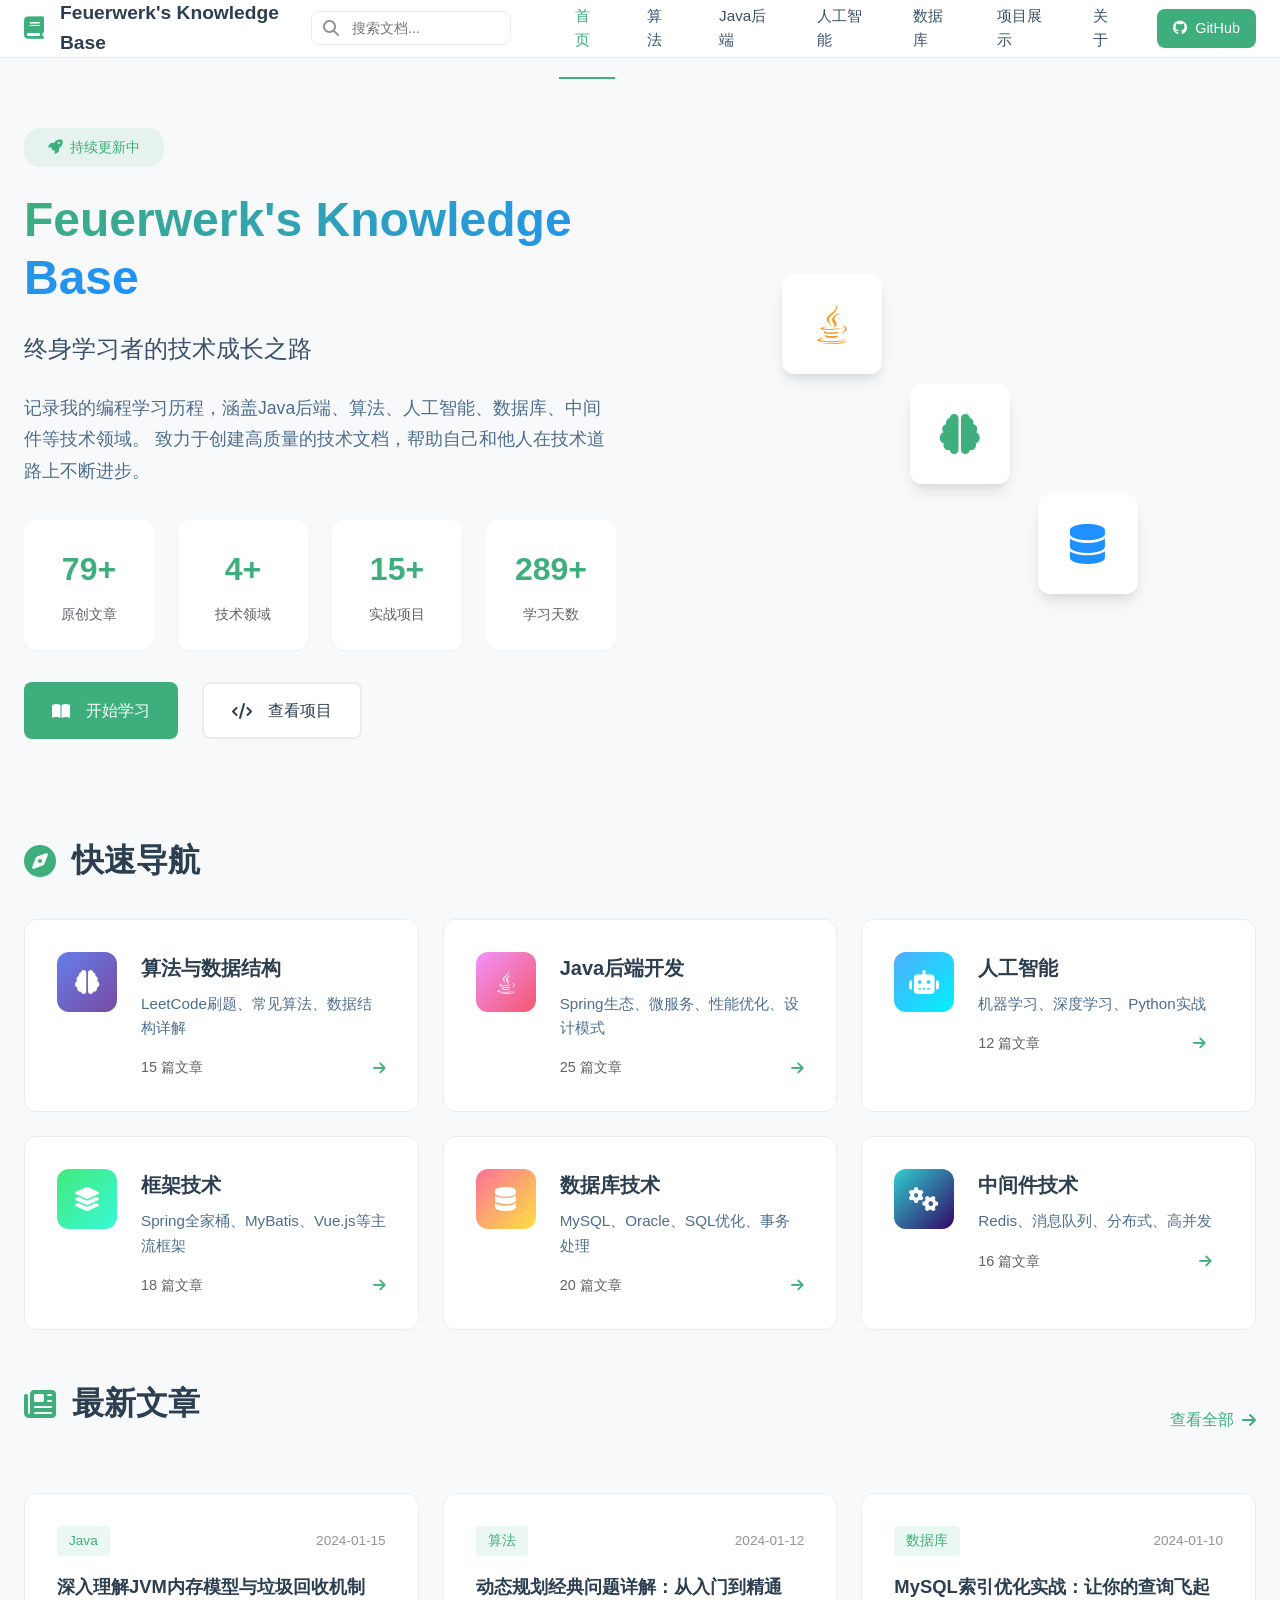
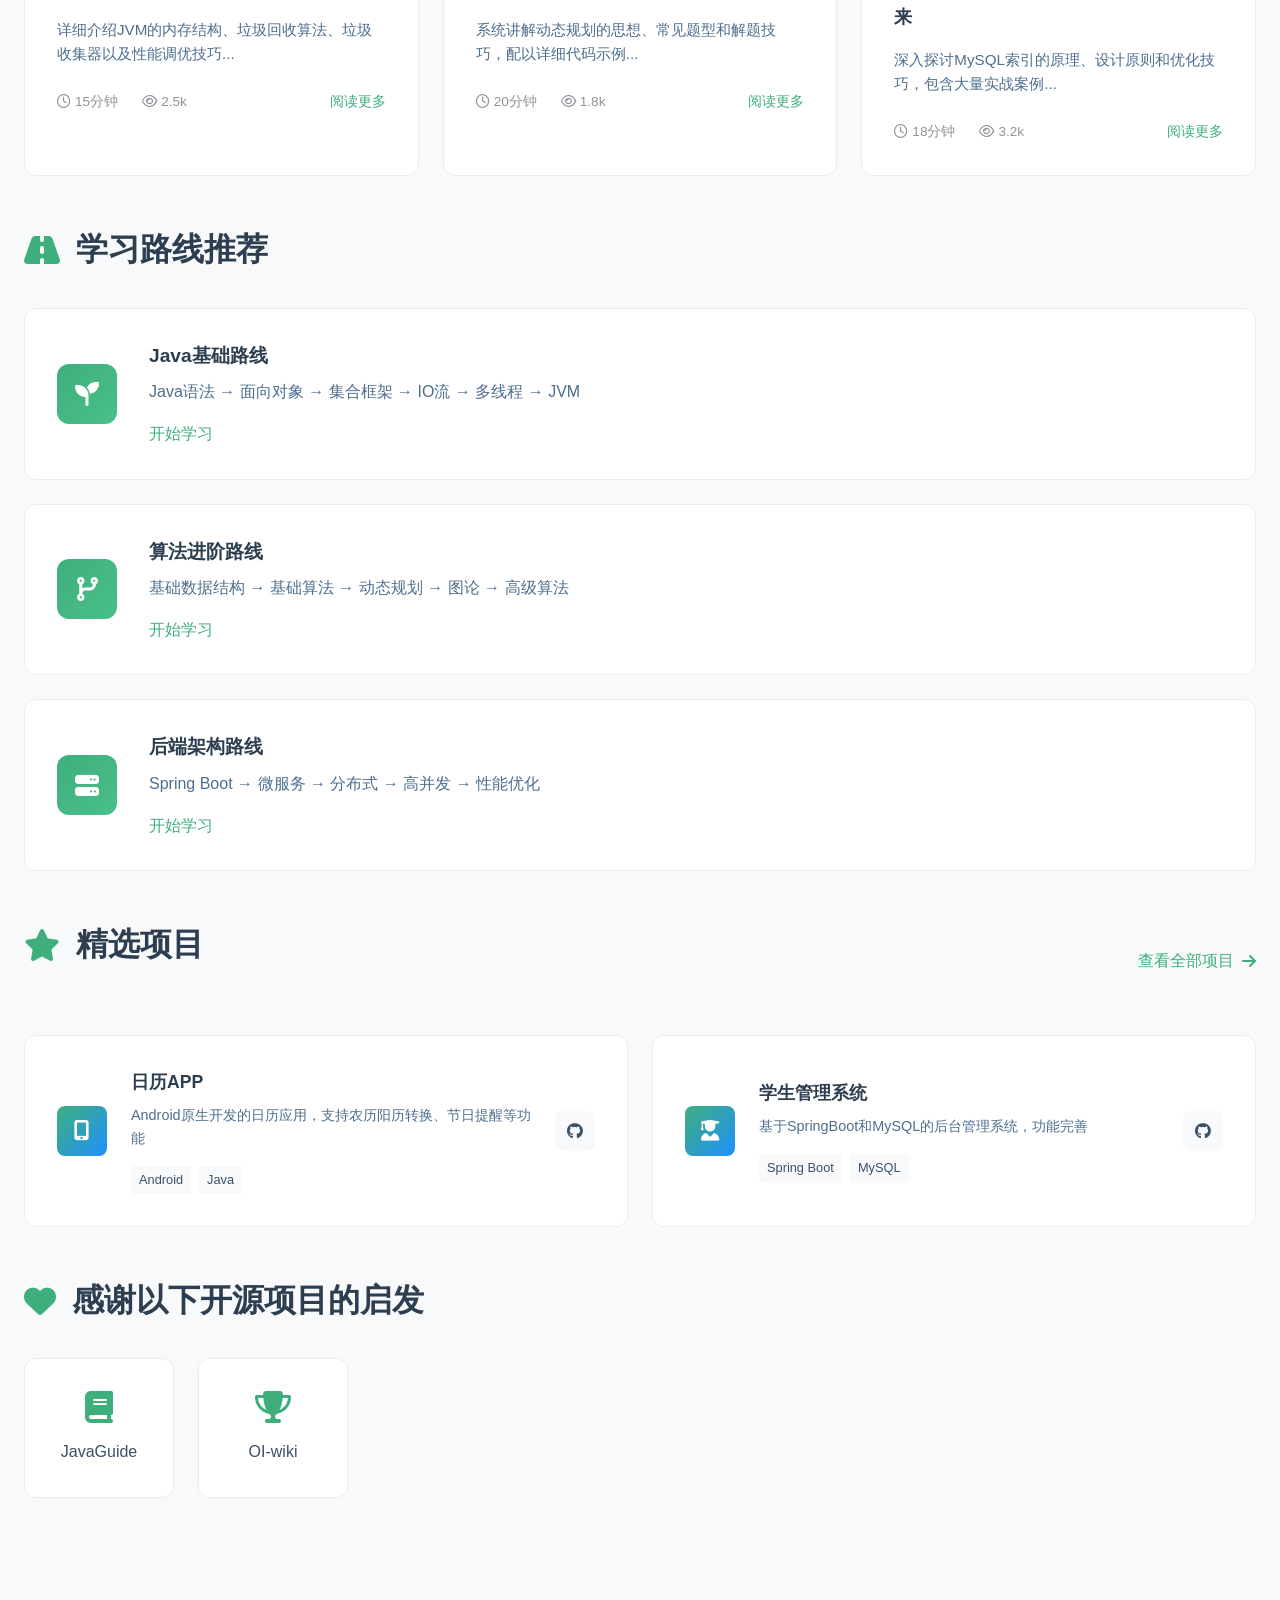
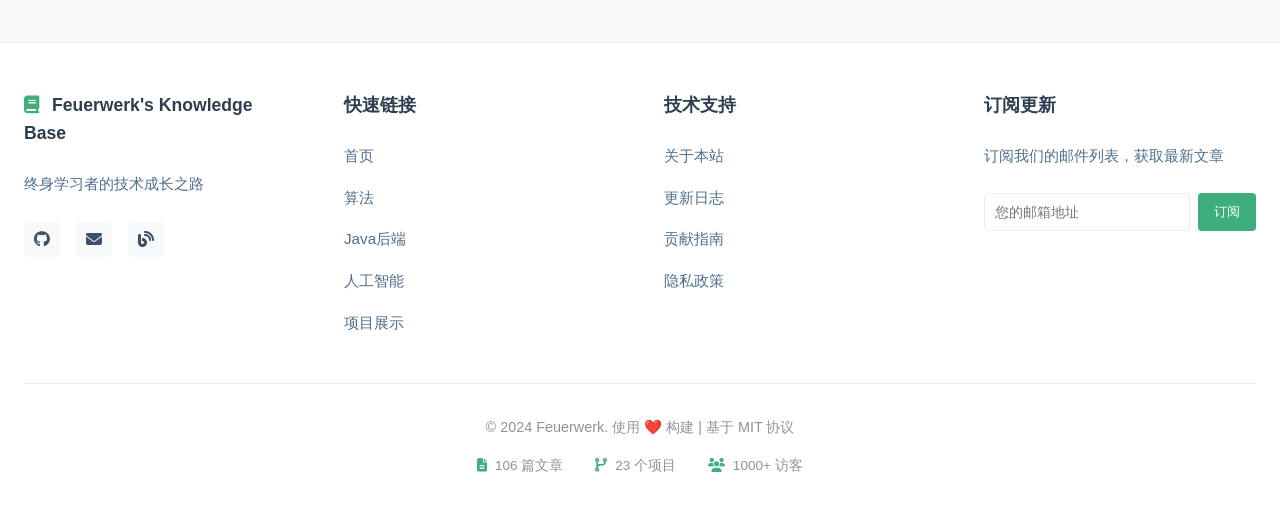
<file: index.html>
<!DOCTYPE html>
<html lang="zh-CN">
<head>
    <meta charset="UTF-8">
    <meta name="viewport" content="width=device-width, initial-scale=1.0">
    <meta name="description" content="Feuerwerk的个人学习知识库 - 包含Java、算法、人工智能、数据库等技术学习笔记">
    <meta name="keywords" content="Java,算法,人工智能,数据库,学习笔记,技术文档">
    <title>Feuerwerk's Knowledge Base - 终身学习者的技术成长之路</title>
    <link rel="stylesheet" href="https://cdnjs.cloudflare.com/ajax/libs/font-awesome/6.4.0/css/all.min.css">
    <link rel="stylesheet" href="css/docs-style.css">
</head>
<body>
    <!-- 顶部导航栏 -->
    <nav class="navbar">
        <div class="nav-container">
            <div class="nav-brand">
                <a href="index.html" class="logo">
                    <i class="fas fa-book"></i>
                    <span>Feuerwerk's Knowledge Base</span>
                </a>
            </div>
            <div class="nav-menu">
                <div class="nav-search">
                    <input type="text" placeholder="搜索文档..." class="search-input">
                    <i class="fas fa-search"></i>
                </div>
                <div class="nav-links">
                    <a href="index.html" class="nav-link active">首页</a>
                    <a href="pages/algorithm.html" class="nav-link">算法</a>
                    <a href="pages/java-backend.html" class="nav-link">Java后端</a>
                    <a href="pages/ai.html" class="nav-link">人工智能</a>
                    <a href="pages/database.html" class="nav-link">数据库</a>
                    <a href="pages/projects.html" class="nav-link">项目展示</a>
                    <a href="pages/about.html" class="nav-link">关于</a>
                </div>
                <div class="nav-actions">
                    <a href="https://github.com/FeuerwerkLy" target="_blank" class="github-link">
                        <i class="fab fa-github"></i>
                        <span>GitHub</span>
                    </a>
                </div>
                <button class="mobile-menu-toggle">
                    <i class="fas fa-bars"></i>
                </button>
            </div>
        </div>
    </nav>

    <!-- 主要内容区域 -->
    <div class="main-container">
        <!-- 首页Hero区域 -->
        <section class="hero-section">
            <div class="hero-content">
                <div class="hero-badge">
                    <i class="fas fa-rocket"></i>
                    持续更新中
                </div>
                <h1 class="hero-title">
                    <span class="gradient-text">Feuerwerk's Knowledge Base</span>
                </h1>
                <p class="hero-subtitle">终身学习者的技术成长之路</p>
                <p class="hero-description">
                    记录我的编程学习历程，涵盖Java后端、算法、人工智能、数据库、中间件等技术领域。
                    致力于创建高质量的技术文档，帮助自己和他人在技术道路上不断进步。
                </p>
                <div class="hero-stats">
                    <div class="stat-item">
                        <div class="stat-number">100+</div>
                        <div class="stat-label">原创文章</div>
                    </div>
                    <div class="stat-item">
                        <div class="stat-number">6</div>
                        <div class="stat-label">技术领域</div>
                    </div>
                    <div class="stat-item">
                        <div class="stat-number">20+</div>
                        <div class="stat-label">实战项目</div>
                    </div>
                    <div class="stat-item">
                        <div class="stat-number">365</div>
                        <div class="stat-label">学习天数</div>
                    </div>
                </div>
                <div class="hero-actions">
                    <a href="pages/java-backend.html" class="btn btn-primary">
                        <i class="fas fa-book-open"></i>
                        开始学习
                    </a>
                    <a href="pages/projects.html" class="btn btn-secondary">
                        <i class="fas fa-code"></i>
                        查看项目
                    </a>
                </div>
            </div>
            <div class="hero-illustration">
                <div class="floating-card">
                    <i class="fab fa-java"></i>
                </div>
                <div class="floating-card">
                    <i class="fas fa-brain"></i>
                </div>
                <div class="floating-card">
                    <i class="fas fa-database"></i>
                </div>
            </div>
        </section>

        <!-- 快速导航 -->
        <section class="quick-nav">
            <h2 class="section-title">
                <i class="fas fa-compass"></i>
                快速导航
            </h2>
            <div class="nav-grid">
                <a href="pages/algorithm.html" class="nav-card">
                    <div class="card-icon algorithm">
                        <i class="fas fa-brain"></i>
                    </div>
                    <div class="card-content">
                        <h3>算法与数据结构</h3>
                        <p>LeetCode刷题、常见算法、数据结构详解</p>
                        <div class="card-footer">
                            <span>15 篇文章</span>
                            <i class="fas fa-arrow-right"></i>
                        </div>
                    </div>
                </a>

                <a href="pages/java-backend.html" class="nav-card">
                    <div class="card-icon java">
                        <i class="fab fa-java"></i>
                    </div>
                    <div class="card-content">
                        <h3>Java后端开发</h3>
                        <p>Spring生态、微服务、性能优化、设计模式</p>
                        <div class="card-footer">
                            <span>25 篇文章</span>
                            <i class="fas fa-arrow-right"></i>
                        </div>
                    </div>
                </a>

                <a href="pages/ai.html" class="nav-card">
                    <div class="card-icon ai">
                        <i class="fas fa-robot"></i>
                    </div>
                    <div class="card-content">
                        <h3>人工智能</h3>
                        <p>机器学习、深度学习、Python实战</p>
                        <div class="card-footer">
                            <span>12 篇文章</span>
                            <i class="fas fa-arrow-right"></i>
                        </div>
                    </div>
                </a>

                <a href="pages/framework.html" class="nav-card">
                    <div class="card-icon framework">
                        <i class="fas fa-layer-group"></i>
                    </div>
                    <div class="card-content">
                        <h3>框架技术</h3>
                        <p>Spring全家桶、MyBatis、Vue.js等主流框架</p>
                        <div class="card-footer">
                            <span>18 篇文章</span>
                            <i class="fas fa-arrow-right"></i>
                        </div>
                    </div>
                </a>

                <a href="pages/database.html" class="nav-card">
                    <div class="card-icon database">
                        <i class="fas fa-database"></i>
                    </div>
                    <div class="card-content">
                        <h3>数据库技术</h3>
                        <p>MySQL、Oracle、SQL优化、事务处理</p>
                        <div class="card-footer">
                            <span>20 篇文章</span>
                            <i class="fas fa-arrow-right"></i>
                        </div>
                    </div>
                </a>

                <a href="pages/middleware.html" class="nav-card">
                    <div class="card-icon middleware">
                        <i class="fas fa-cogs"></i>
                    </div>
                    <div class="card-content">
                        <h3>中间件技术</h3>
                        <p>Redis、消息队列、分布式、高并发</p>
                        <div class="card-footer">
                            <span>16 篇文章</span>
                            <i class="fas fa-arrow-right"></i>
                        </div>
                    </div>
                </a>
            </div>
        </section>

        <!-- 最新文章 -->
        <section class="latest-posts">
            <div class="section-header">
                <h2 class="section-title">
                    <i class="fas fa-newspaper"></i>
                    最新文章
                </h2>
                <a href="#" class="view-all">
                    查看全部
                    <i class="fas fa-arrow-right"></i>
                </a>
            </div>
            <div class="posts-grid">
                <article class="post-card">
                    <div class="post-header">
                        <span class="post-tag">Java</span>
                        <span class="post-date">2024-01-15</span>
                    </div>
                    <h3 class="post-title">
                        <a href="#">深入理解JVM内存模型与垃圾回收机制</a>
                    </h3>
                    <p class="post-excerpt">
                        详细介绍JVM的内存结构、垃圾回收算法、垃圾收集器以及性能调优技巧...
                    </p>
                    <div class="post-footer">
                        <div class="post-meta">
                            <span><i class="far fa-clock"></i> 15分钟</span>
                            <span><i class="far fa-eye"></i> 2.5k</span>
                        </div>
                        <a href="#" class="read-more">阅读更多</a>
                    </div>
                </article>

                <article class="post-card">
                    <div class="post-header">
                        <span class="post-tag">算法</span>
                        <span class="post-date">2024-01-12</span>
                    </div>
                    <h3 class="post-title">
                        <a href="#">动态规划经典问题详解：从入门到精通</a>
                    </h3>
                    <p class="post-excerpt">
                        系统讲解动态规划的思想、常见题型和解题技巧，配以详细代码示例...
                    </p>
                    <div class="post-footer">
                        <div class="post-meta">
                            <span><i class="far fa-clock"></i> 20分钟</span>
                            <span><i class="far fa-eye"></i> 1.8k</span>
                        </div>
                        <a href="#" class="read-more">阅读更多</a>
                    </div>
                </article>

                <article class="post-card">
                    <div class="post-header">
                        <span class="post-tag">数据库</span>
                        <span class="post-date">2024-01-10</span>
                    </div>
                    <h3 class="post-title">
                        <a href="#">MySQL索引优化实战：让你的查询飞起来</a>
                    </h3>
                    <p class="post-excerpt">
                        深入探讨MySQL索引的原理、设计原则和优化技巧，包含大量实战案例...
                    </p>
                    <div class="post-footer">
                        <div class="post-meta">
                            <span><i class="far fa-clock"></i> 18分钟</span>
                            <span><i class="far fa-eye"></i> 3.2k</span>
                        </div>
                        <a href="#" class="read-more">阅读更多</a>
                    </div>
                </article>
            </div>
        </section>

        <!-- 学习路线 -->
        <section class="learning-path">
            <h2 class="section-title">
                <i class="fas fa-road"></i>
                学习路线推荐
            </h2>
            <div class="path-container">
                <div class="path-item">
                    <div class="path-icon">
                        <i class="fas fa-seedling"></i>
                    </div>
                    <div class="path-content">
                        <h3>Java基础路线</h3>
                        <p>Java语法 → 面向对象 → 集合框架 → IO流 → 多线程 → JVM</p>
                        <a href="pages/java-backend.html" class="path-link">开始学习</a>
                    </div>
                </div>

                <div class="path-item">
                    <div class="path-icon">
                        <i class="fas fa-code-branch"></i>
                    </div>
                    <div class="path-content">
                        <h3>算法进阶路线</h3>
                        <p>基础数据结构 → 基础算法 → 动态规划 → 图论 → 高级算法</p>
                        <a href="pages/algorithm.html" class="path-link">开始学习</a>
                    </div>
                </div>

                <div class="path-item">
                    <div class="path-icon">
                        <i class="fas fa-server"></i>
                    </div>
                    <div class="path-content">
                        <h3>后端架构路线</h3>
                        <p>Spring Boot → 微服务 → 分布式 → 高并发 → 性能优化</p>
                        <a href="pages/java-backend.html" class="path-link">开始学习</a>
                    </div>
                </div>
            </div>
        </section>

        <!-- 精选项目 -->
        <section class="featured-projects">
            <div class="section-header">
                <h2 class="section-title">
                    <i class="fas fa-star"></i>
                    精选项目
                </h2>
                <a href="pages/projects.html" class="view-all">
                    查看全部项目
                    <i class="fas fa-arrow-right"></i>
                </a>
            </div>
            <div class="projects-showcase">
                <div class="project-item">
                    <div class="project-icon">
                        <i class="fas fa-mobile-alt"></i>
                    </div>
                    <div class="project-info">
                        <h3>日历APP</h3>
                        <p>Android原生开发的日历应用，支持农历阳历转换、节日提醒等功能</p>
                        <div class="project-tags">
                            <span class="tag">Android</span>
                            <span class="tag">Java</span>
                        </div>
                    </div>
                    <a href="https://github.com/FeuerwerkLy" target="_blank" class="project-link">
                        <i class="fab fa-github"></i>
                    </a>
                </div>

                <div class="project-item">
                    <div class="project-icon">
                        <i class="fas fa-user-graduate"></i>
                    </div>
                    <div class="project-info">
                        <h3>学生管理系统</h3>
                        <p>基于SpringBoot和MySQL的后台管理系统，功能完善</p>
                        <div class="project-tags">
                            <span class="tag">Spring Boot</span>
                            <span class="tag">MySQL</span>
                        </div>
                    </div>
                    <a href="https://github.com/FeuerwerkLy" target="_blank" class="project-link">
                        <i class="fab fa-github"></i>
                    </a>
                </div>
            </div>
        </section>

        <!-- 贡献者/致谢 -->
        <section class="contributors">
            <h2 class="section-title">
                <i class="fas fa-heart"></i>
                感谢以下开源项目的启发
            </h2>
            <div class="contributors-grid">
                <a href="https://github.com/Snailclimb/JavaGuide" target="_blank" class="contributor-card">
                    <i class="fas fa-book"></i>
                    <span>JavaGuide</span>
                </a>
                <a href="https://github.com/OI-wiki/OI-wiki" target="_blank" class="contributor-card">
                    <i class="fas fa-trophy"></i>
                    <span>OI-wiki</span>
                </a>
            </div>
        </section>
    </div>

    <!-- 页脚 -->
    <footer class="footer">
        <div class="footer-container">
            <div class="footer-content">
                <div class="footer-section">
                    <h3>
                        <i class="fas fa-book"></i>
                        Feuerwerk's Knowledge Base
                    </h3>
                    <p>终身学习者的技术成长之路</p>
                    <div class="social-links">
                        <a href="https://github.com/FeuerwerkLy" target="_blank" title="GitHub">
                            <i class="fab fa-github"></i>
                        </a>
                        <a href="mailto:your-email@example.com" title="Email">
                            <i class="fas fa-envelope"></i>
                        </a>
                        <a href="#" title="博客">
                            <i class="fas fa-blog"></i>
                        </a>
                    </div>
                </div>

                <div class="footer-section">
                    <h3>快速链接</h3>
                    <ul class="footer-links">
                        <li><a href="index.html">首页</a></li>
                        <li><a href="pages/algorithm.html">算法</a></li>
                        <li><a href="pages/java-backend.html">Java后端</a></li>
                        <li><a href="pages/ai.html">人工智能</a></li>
                        <li><a href="pages/projects.html">项目展示</a></li>
                    </ul>
                </div>

                <div class="footer-section">
                    <h3>技术支持</h3>
                    <ul class="footer-links">
                        <li><a href="#">关于本站</a></li>
                        <li><a href="#">更新日志</a></li>
                        <li><a href="#">贡献指南</a></li>
                        <li><a href="#">隐私政策</a></li>
                    </ul>
                </div>

                <div class="footer-section">
                    <h3>订阅更新</h3>
                    <p>订阅我们的邮件列表，获取最新文章</p>
                    <div class="newsletter-form">
                        <input type="email" placeholder="您的邮箱地址">
                        <button type="submit">订阅</button>
                    </div>
                </div>
            </div>

            <div class="footer-bottom">
                <p>© 2024 Feuerwerk. 使用 ❤️ 构建 | 基于 MIT 协议</p>
                <p class="footer-stats">
                    <span><i class="fas fa-file-alt"></i> 106 篇文章</span>
                    <span><i class="fas fa-code-branch"></i> 23 个项目</span>
                    <span><i class="fas fa-users"></i> 1000+ 访客</span>
                </p>
            </div>
        </div>
    </footer>

    <!-- 返回顶部按钮 -->
    <button class="back-to-top" id="backToTop">
        <i class="fas fa-arrow-up"></i>
    </button>

    <script src="js/main.js"></script>
</body>
</html>
</file>
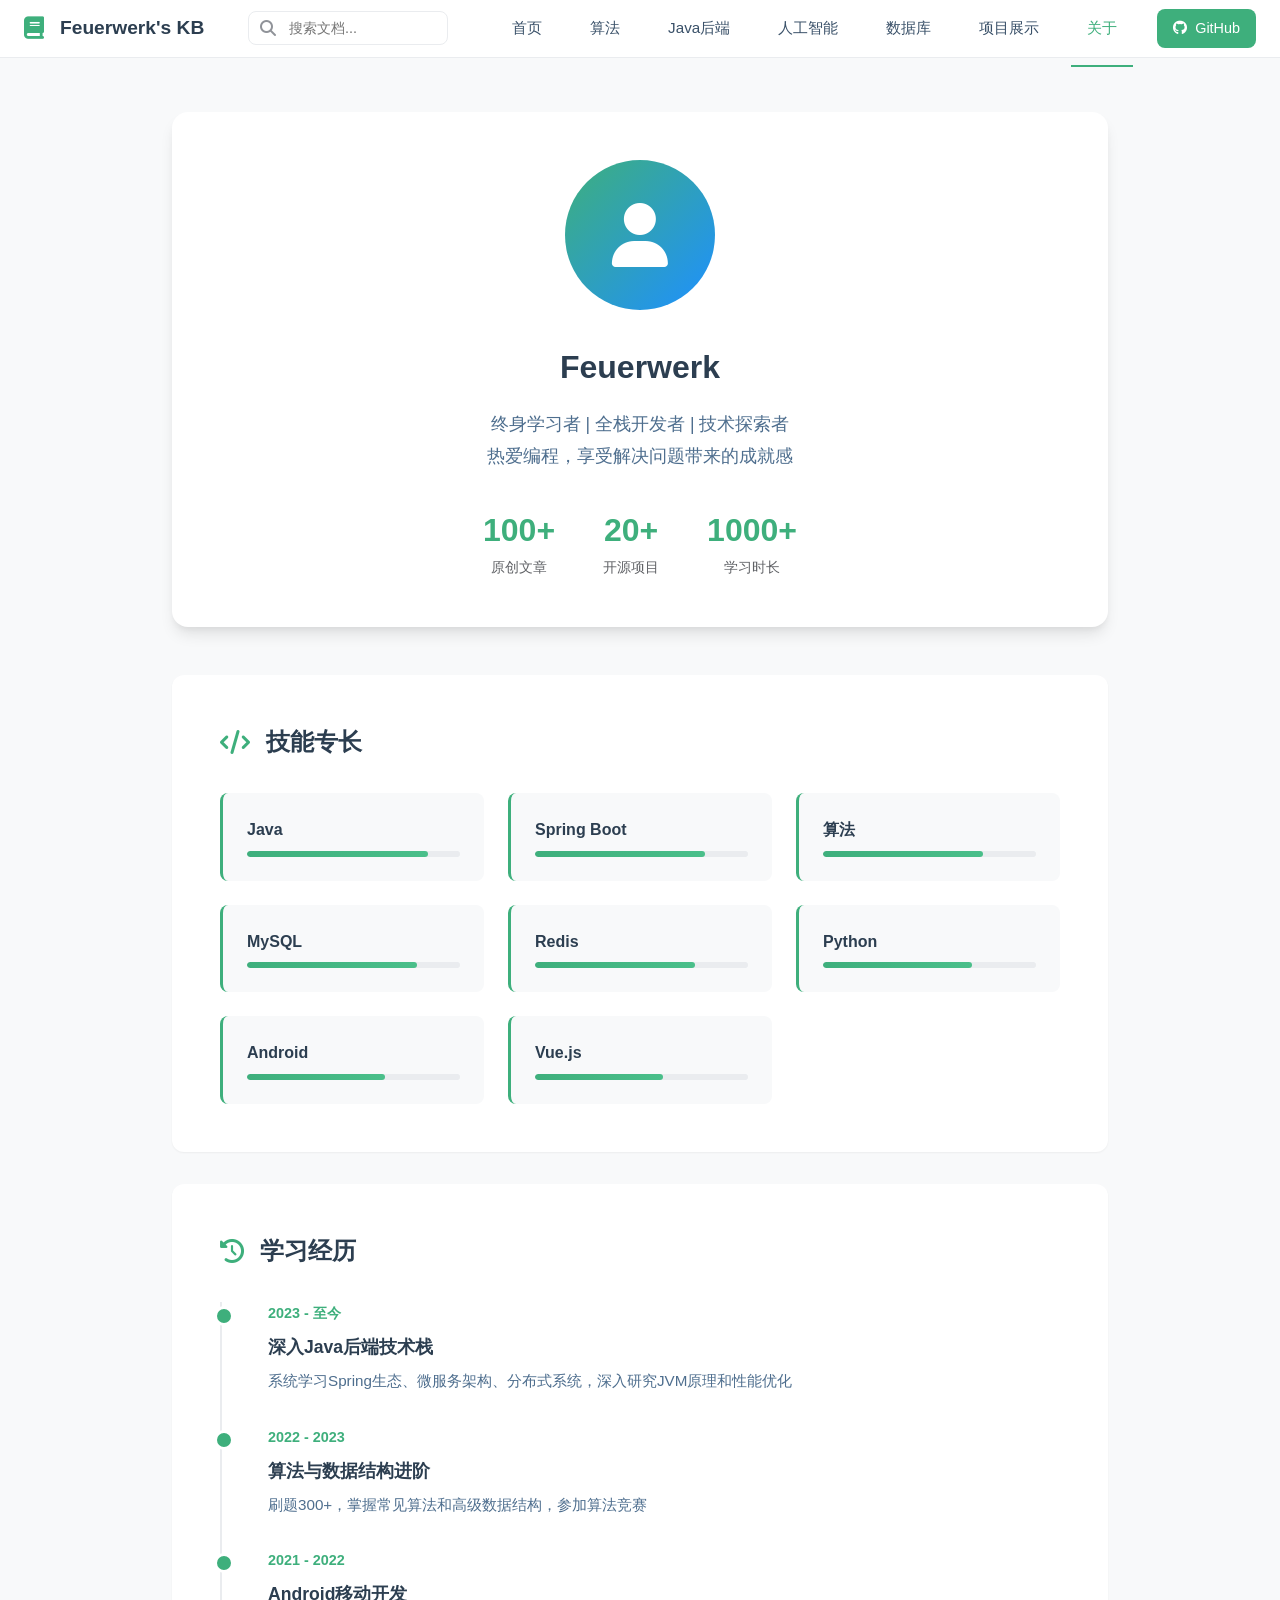
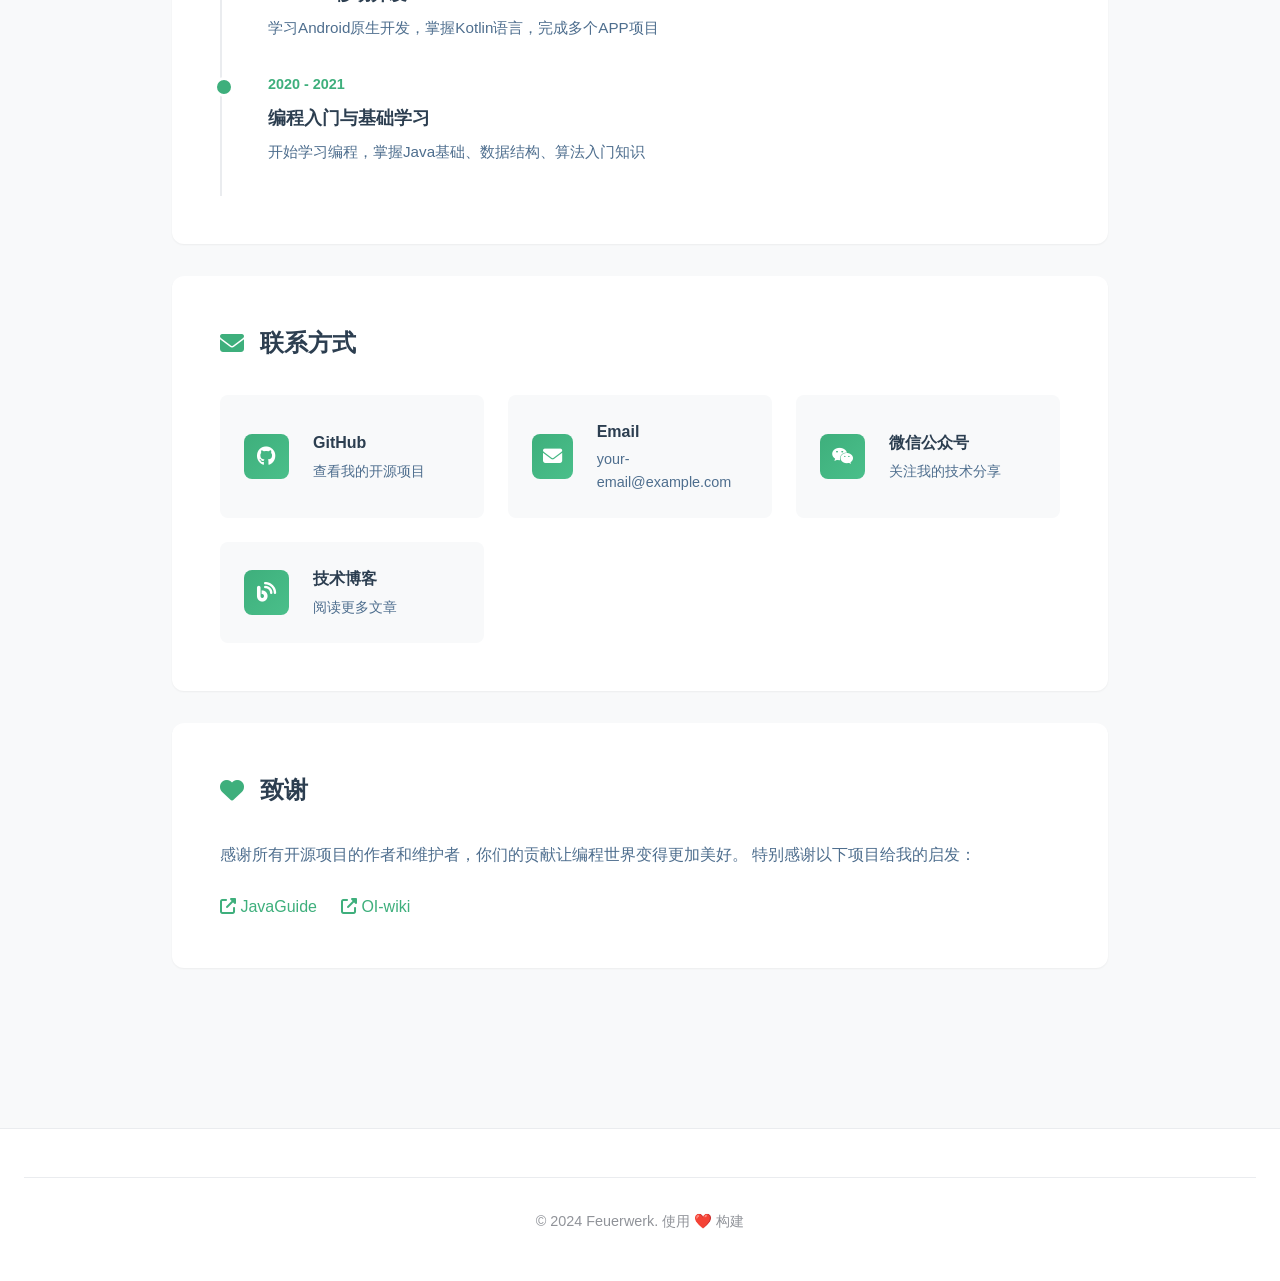
<file: pages/about.html>
<!DOCTYPE html>
<html lang="zh-CN">
<head>
    <meta charset="UTF-8">
    <meta name="viewport" content="width=device-width, initial-scale=1.0">
    <title>关于我 - Feuerwerk's Knowledge Base</title>
    <link rel="stylesheet" href="https://cdnjs.cloudflare.com/ajax/libs/font-awesome/6.4.0/css/all.min.css">
    <link rel="stylesheet" href="../css/docs-style.css">
    <style>
        .about-container {
            max-width: 1000px;
            margin: 0 auto;
            padding: var(--spacing-lg);
        }

        .profile-card {
            background: var(--bg-primary);
            border-radius: var(--radius-xl);
            padding: var(--spacing-xl);
            text-align: center;
            box-shadow: var(--shadow-lg);
            margin-bottom: var(--spacing-xl);
        }

        .profile-avatar {
            width: 150px;
            height: 150px;
            border-radius: 50%;
            background: linear-gradient(135deg, var(--primary-color), var(--accent-color));
            margin: 0 auto var(--spacing-lg);
            display: flex;
            align-items: center;
            justify-content: center;
            font-size: 4rem;
            color: white;
        }

        .profile-name {
            font-size: 2rem;
            font-weight: 700;
            margin-bottom: var(--spacing-sm);
        }

        .profile-bio {
            color: var(--text-tertiary);
            font-size: 1.1rem;
            max-width: 600px;
            margin: 0 auto var(--spacing-lg);
            line-height: 1.8;
        }

        .profile-stats {
            display: flex;
            justify-content: center;
            gap: var(--spacing-xl);
            margin-top: var(--spacing-lg);
        }

        .profile-stat {
            text-align: center;
        }

        .profile-stat-value {
            font-size: 2rem;
            font-weight: 700;
            color: var(--primary-color);
        }

        .profile-stat-label {
            color: var(--text-light);
            font-size: 0.9rem;
        }

        .section {
            background: var(--bg-primary);
            border-radius: var(--radius-lg);
            padding: var(--spacing-xl);
            margin-bottom: var(--spacing-lg);
            box-shadow: var(--shadow-sm);
        }

        .section-title {
            display: flex;
            align-items: center;
            gap: var(--spacing-sm);
            font-size: 1.5rem;
            font-weight: 700;
            margin-bottom: var(--spacing-lg);
            color: var(--text-primary);
        }

        .section-title i {
            color: var(--primary-color);
        }

        .skills-grid {
            display: grid;
            grid-template-columns: repeat(auto-fit, minmax(200px, 1fr));
            gap: var(--spacing-md);
        }

        .skill-item {
            padding: var(--spacing-md);
            background: var(--bg-secondary);
            border-radius: var(--radius-md);
            border-left: 3px solid var(--primary-color);
        }

        .skill-name {
            font-weight: 600;
            margin-bottom: var(--spacing-xs);
            color: var(--text-primary);
        }

        .skill-level {
            height: 6px;
            background: var(--border-color);
            border-radius: 3px;
            overflow: hidden;
        }

        .skill-progress {
            height: 100%;
            background: linear-gradient(90deg, var(--primary-color), var(--primary-light));
            border-radius: 3px;
            transition: width 1s ease-in-out;
        }

        .timeline {
            position: relative;
            padding-left: var(--spacing-xl);
        }

        .timeline::before {
            content: '';
            position: absolute;
            left: 0;
            top: 0;
            bottom: 0;
            width: 2px;
            background: var(--border-color);
        }

        .timeline-item {
            position: relative;
            padding-bottom: var(--spacing-lg);
        }

        .timeline-item::before {
            content: '';
            position: absolute;
            left: calc(-1 * var(--spacing-xl) - 6px);
            top: 4px;
            width: 14px;
            height: 14px;
            border-radius: 50%;
            background: var(--primary-color);
            border: 3px solid var(--bg-primary);
        }

        .timeline-date {
            color: var(--primary-color);
            font-weight: 600;
            font-size: 0.9rem;
            margin-bottom: var(--spacing-xs);
        }

        .timeline-title {
            font-size: 1.1rem;
            font-weight: 600;
            margin-bottom: var(--spacing-xs);
        }

        .timeline-desc {
            color: var(--text-tertiary);
            font-size: 0.95rem;
        }

        .contact-methods {
            display: grid;
            grid-template-columns: repeat(auto-fit, minmax(250px, 1fr));
            gap: var(--spacing-md);
        }

        .contact-method {
            display: flex;
            align-items: center;
            gap: var(--spacing-md);
            padding: var(--spacing-md);
            background: var(--bg-secondary);
            border-radius: var(--radius-md);
            text-decoration: none;
            color: var(--text-primary);
            transition: all 0.3s ease;
        }

        .contact-method:hover {
            transform: translateY(-2px);
            box-shadow: var(--shadow-md);
        }

        .contact-icon {
            width: 45px;
            height: 45px;
            background: linear-gradient(135deg, var(--primary-color), var(--primary-light));
            border-radius: var(--radius-md);
            display: flex;
            align-items: center;
            justify-content: center;
            color: white;
            font-size: 1.2rem;
        }

        .contact-info h4 {
            font-size: 1rem;
            margin-bottom: 4px;
        }

        .contact-info p {
            color: var(--text-tertiary);
            font-size: 0.9rem;
        }
    </style>
</head>
<body>
    <!-- 导航栏 -->
    <nav class="navbar">
        <div class="nav-container">
            <div class="nav-brand">
                <a href="../index.html" class="logo">
                    <i class="fas fa-book"></i>
                    <span>Feuerwerk's KB</span>
                </a>
            </div>
            <div class="nav-menu">
                <div class="nav-search">
                    <input type="text" placeholder="搜索文档..." class="search-input">
                    <i class="fas fa-search"></i>
                </div>
                <div class="nav-links">
                    <a href="../index.html" class="nav-link">首页</a>
                    <a href="algorithm.html" class="nav-link">算法</a>
                    <a href="java-backend.html" class="nav-link">Java后端</a>
                    <a href="ai.html" class="nav-link">人工智能</a>
                    <a href="database.html" class="nav-link">数据库</a>
                    <a href="projects.html" class="nav-link">项目展示</a>
                    <a href="about.html" class="nav-link active">关于</a>
                </div>
                <div class="nav-actions">
                    <a href="https://github.com/FeuerwerkLy" target="_blank" class="github-link">
                        <i class="fab fa-github"></i>
                        <span>GitHub</span>
                    </a>
                </div>
                <button class="mobile-menu-toggle">
                    <i class="fas fa-bars"></i>
                </button>
            </div>
        </div>
    </nav>

    <!-- 主要内容 -->
    <div class="main-container">
        <div class="about-container">
            <!-- 个人简介卡片 -->
            <div class="profile-card">
                <div class="profile-avatar">
                    <i class="fas fa-user"></i>
                </div>
                <h1 class="profile-name">Feuerwerk</h1>
                <p class="profile-bio">
                    终身学习者 | 全栈开发者 | 技术探索者<br>
                    热爱编程，享受解决问题带来的成就感
                </p>
                <div class="profile-stats">
                    <div class="profile-stat">
                        <div class="profile-stat-value">100+</div>
                        <div class="profile-stat-label">原创文章</div>
                    </div>
                    <div class="profile-stat">
                        <div class="profile-stat-value">20+</div>
                        <div class="profile-stat-label">开源项目</div>
                    </div>
                    <div class="profile-stat">
                        <div class="profile-stat-value">1000+</div>
                        <div class="profile-stat-label">学习时长</div>
                    </div>
                </div>
            </div>

            <!-- 技能专长 -->
            <div class="section">
                <h2 class="section-title">
                    <i class="fas fa-code"></i>
                    技能专长
                </h2>
                <div class="skills-grid">
                    <div class="skill-item">
                        <div class="skill-name">Java</div>
                        <div class="skill-level">
                            <div class="skill-progress" style="width: 85%"></div>
                        </div>
                    </div>
                    <div class="skill-item">
                        <div class="skill-name">Spring Boot</div>
                        <div class="skill-level">
                            <div class="skill-progress" style="width: 80%"></div>
                        </div>
                    </div>
                    <div class="skill-item">
                        <div class="skill-name">算法</div>
                        <div class="skill-level">
                            <div class="skill-progress" style="width: 75%"></div>
                        </div>
                    </div>
                    <div class="skill-item">
                        <div class="skill-name">MySQL</div>
                        <div class="skill-level">
                            <div class="skill-progress" style="width: 80%"></div>
                        </div>
                    </div>
                    <div class="skill-item">
                        <div class="skill-name">Redis</div>
                        <div class="skill-level">
                            <div class="skill-progress" style="width: 75%"></div>
                        </div>
                    </div>
                    <div class="skill-item">
                        <div class="skill-name">Python</div>
                        <div class="skill-level">
                            <div class="skill-progress" style="width: 70%"></div>
                        </div>
                    </div>
                    <div class="skill-item">
                        <div class="skill-name">Android</div>
                        <div class="skill-level">
                            <div class="skill-progress" style="width: 65%"></div>
                        </div>
                    </div>
                    <div class="skill-item">
                        <div class="skill-name">Vue.js</div>
                        <div class="skill-level">
                            <div class="skill-progress" style="width: 60%"></div>
                        </div>
                    </div>
                </div>
            </div>

            <!-- 学习经历 -->
            <div class="section">
                <h2 class="section-title">
                    <i class="fas fa-history"></i>
                    学习经历
                </h2>
                <div class="timeline">
                    <div class="timeline-item">
                        <div class="timeline-date">2023 - 至今</div>
                        <div class="timeline-title">深入Java后端技术栈</div>
                        <div class="timeline-desc">
                            系统学习Spring生态、微服务架构、分布式系统，深入研究JVM原理和性能优化
                        </div>
                    </div>
                    <div class="timeline-item">
                        <div class="timeline-date">2022 - 2023</div>
                        <div class="timeline-title">算法与数据结构进阶</div>
                        <div class="timeline-desc">
                            刷题300+，掌握常见算法和高级数据结构，参加算法竞赛
                        </div>
                    </div>
                    <div class="timeline-item">
                        <div class="timeline-date">2021 - 2022</div>
                        <div class="timeline-title">Android移动开发</div>
                        <div class="timeline-desc">
                            学习Android原生开发，掌握Kotlin语言，完成多个APP项目
                        </div>
                    </div>
                    <div class="timeline-item">
                        <div class="timeline-date">2020 - 2021</div>
                        <div class="timeline-title">编程入门与基础学习</div>
                        <div class="timeline-desc">
                            开始学习编程，掌握Java基础、数据结构、算法入门知识
                        </div>
                    </div>
                </div>
            </div>

            <!-- 联系方式 -->
            <div class="section">
                <h2 class="section-title">
                    <i class="fas fa-envelope"></i>
                    联系方式
                </h2>
                <div class="contact-methods">
                    <a href="https://github.com/FeuerwerkLy" target="_blank" class="contact-method">
                        <div class="contact-icon">
                            <i class="fab fa-github"></i>
                        </div>
                        <div class="contact-info">
                            <h4>GitHub</h4>
                            <p>查看我的开源项目</p>
                        </div>
                    </a>
                    <a href="mailto:your-email@example.com" class="contact-method">
                        <div class="contact-icon">
                            <i class="fas fa-envelope"></i>
                        </div>
                        <div class="contact-info">
                            <h4>Email</h4>
                            <p>your-email@example.com</p>
                        </div>
                    </a>
                    <a href="#" class="contact-method">
                        <div class="contact-icon">
                            <i class="fab fa-weixin"></i>
                        </div>
                        <div class="contact-info">
                            <h4>微信公众号</h4>
                            <p>关注我的技术分享</p>
                        </div>
                    </a>
                    <a href="#" class="contact-method">
                        <div class="contact-icon">
                            <i class="fas fa-blog"></i>
                        </div>
                        <div class="contact-info">
                            <h4>技术博客</h4>
                            <p>阅读更多文章</p>
                        </div>
                    </a>
                </div>
            </div>

            <!-- 致谢 -->
            <div class="section">
                <h2 class="section-title">
                    <i class="fas fa-heart"></i>
                    致谢
                </h2>
                <p style="color: var(--text-tertiary); line-height: 1.8;">
                    感谢所有开源项目的作者和维护者，你们的贡献让编程世界变得更加美好。
                    特别感谢以下项目给我的启发：
                </p>
                <div style="margin-top: var(--spacing-md); display: flex; gap: var(--spacing-md); flex-wrap: wrap;">
                    <a href="https://github.com/Snailclimb/JavaGuide" target="_blank" style="color: var(--primary-color); text-decoration: none;">
                        <i class="fas fa-external-link-alt"></i> JavaGuide
                    </a>
                    <a href="https://github.com/OI-wiki/OI-wiki" target="_blank" style="color: var(--primary-color); text-decoration: none;">
                        <i class="fas fa-external-link-alt"></i> OI-wiki
                    </a>
                </div>
            </div>
        </div>
    </div>

    <!-- 页脚 -->
    <footer class="footer">
        <div class="footer-container">
            <div class="footer-bottom">
                <p>© 2024 Feuerwerk. 使用 ❤️ 构建</p>
            </div>
        </div>
    </footer>

    <button class="back-to-top" id="backToTop">
        <i class="fas fa-arrow-up"></i>
    </button>

    <script src="../js/main.js"></script>
</body>
</html>
</file>
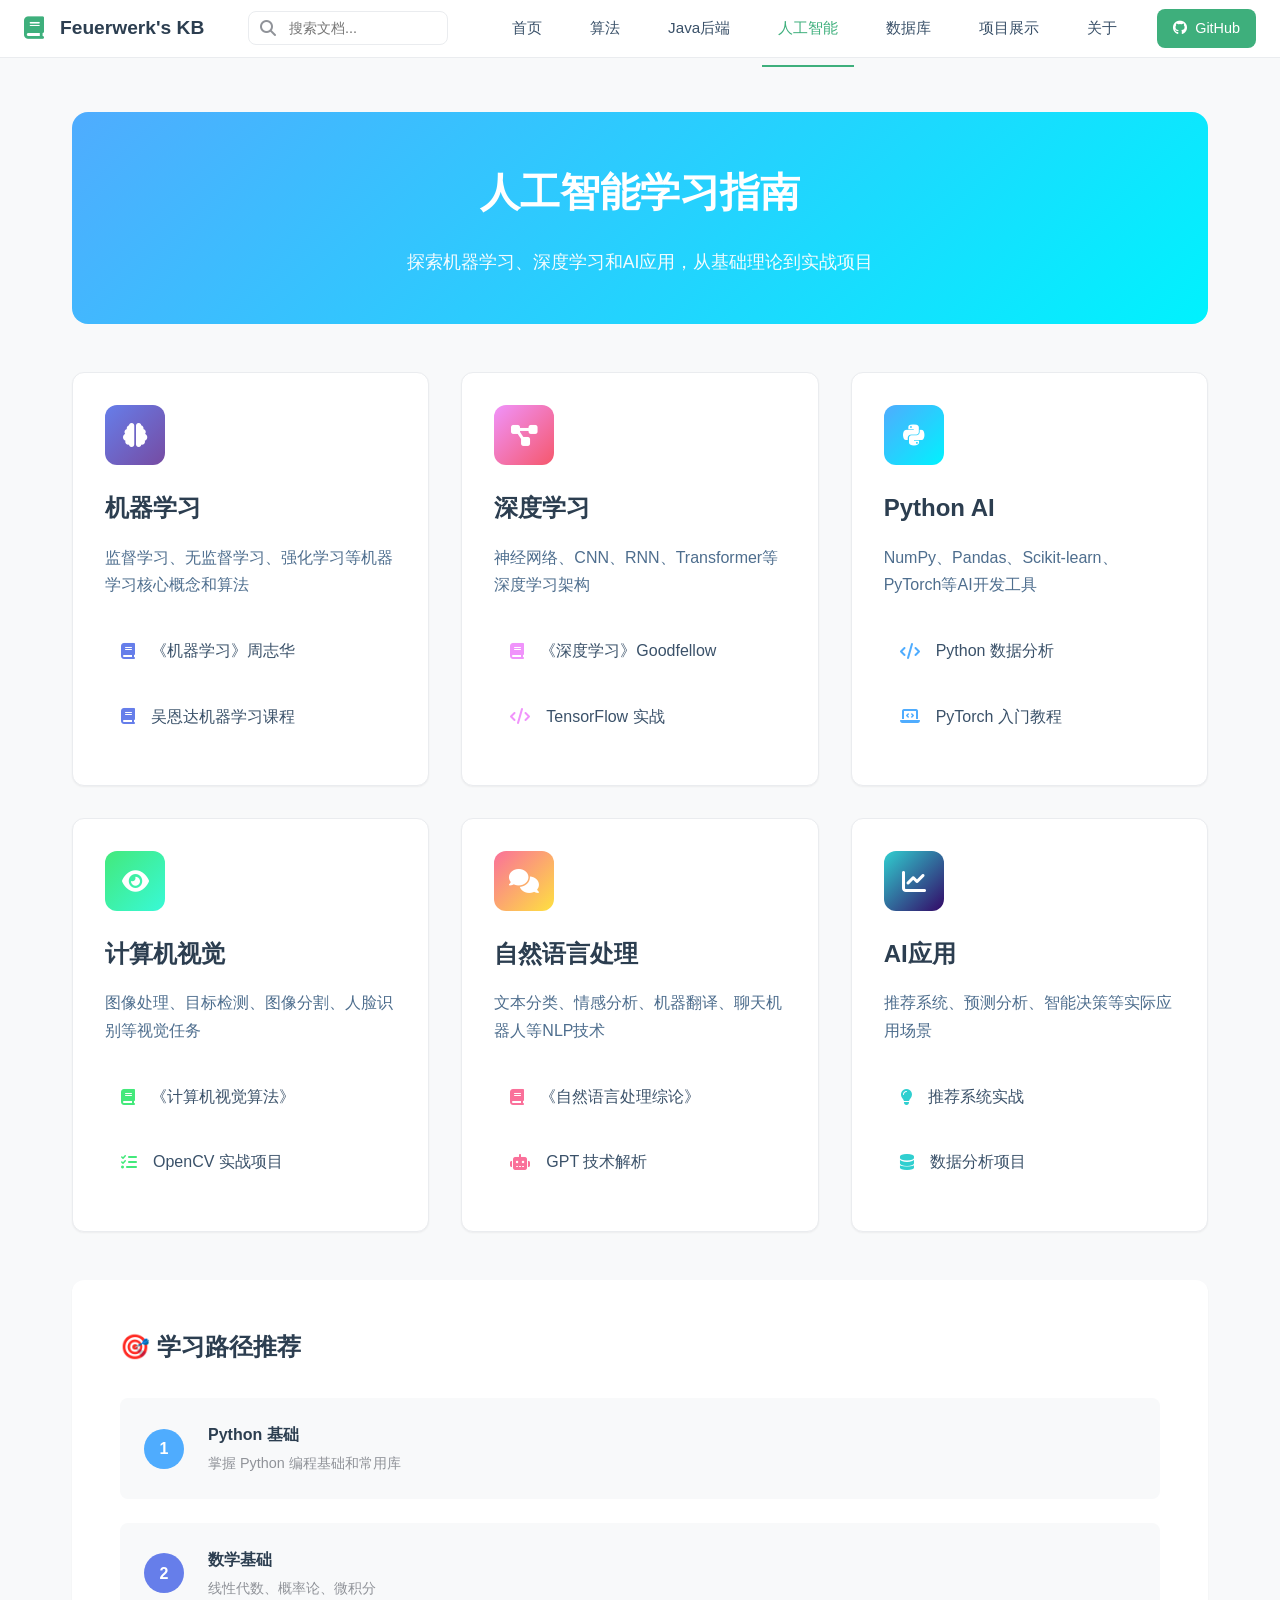
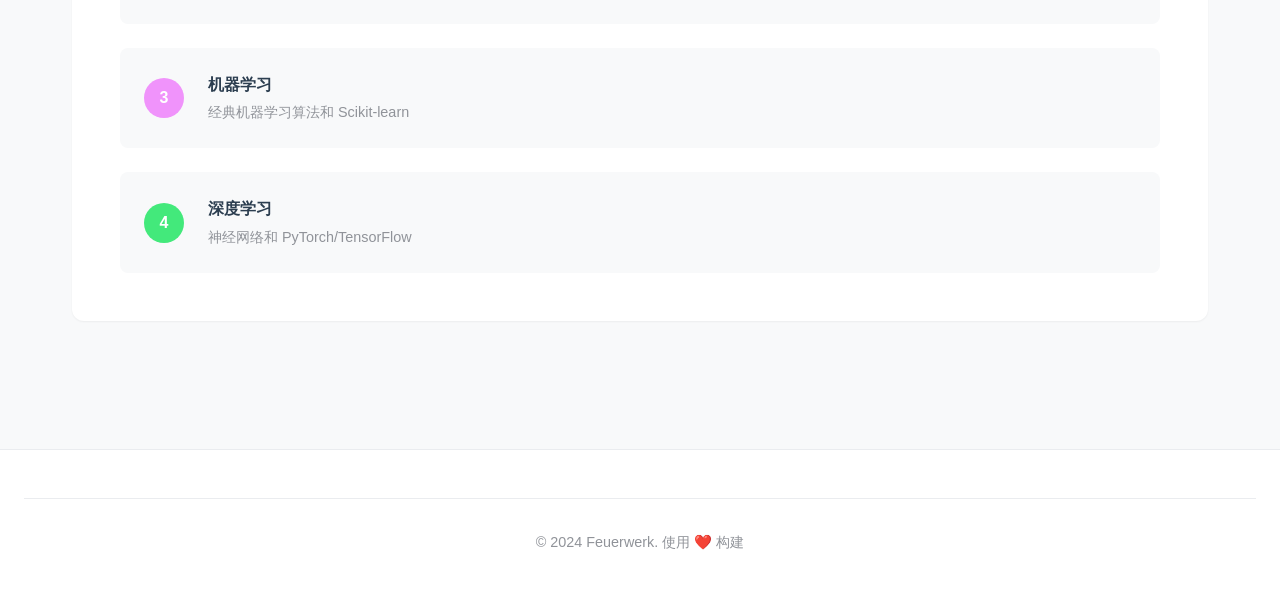
<file: pages/ai.html>
<!DOCTYPE html>
<html lang="zh-CN">
<head>
    <meta charset="UTF-8">
    <meta name="viewport" content="width=device-width, initial-scale=1.0">
    <title>人工智能 - Feuerwerk's Knowledge Base</title>
    <link rel="stylesheet" href="https://cdnjs.cloudflare.com/ajax/libs/font-awesome/6.4.0/css/all.min.css">
    <link rel="stylesheet" href="../css/docs-style.css">
    <style>
        .ai-container {
            max-width: 1200px;
            margin: 0 auto;
            padding: var(--spacing-lg);
        }

        .ai-header {
            text-align: center;
            margin-bottom: var(--spacing-xl);
            padding: var(--spacing-xl);
            background: linear-gradient(135deg, #4facfe 0%, #00f2fe 100%);
            border-radius: var(--radius-xl);
            color: white;
        }

        .ai-title {
            font-size: 2.5rem;
            font-weight: 700;
            margin-bottom: var(--spacing-md);
        }

        .ai-description {
            font-size: 1.1rem;
            opacity: 0.95;
            max-width: 700px;
            margin: 0 auto;
        }

        .topic-grid {
            display: grid;
            grid-template-columns: repeat(auto-fit, minmax(350px, 1fr));
            gap: var(--spacing-lg);
            margin-bottom: var(--spacing-xl);
        }

        .topic-card {
            background: var(--bg-primary);
            border-radius: var(--radius-lg);
            padding: var(--spacing-lg);
            box-shadow: var(--shadow-sm);
            transition: all 0.3s ease;
            border: 1px solid var(--border-color);
        }

        .topic-card:hover {
            transform: translateY(-4px);
            box-shadow: var(--shadow-lg);
            border-color: #4facfe;
        }

        .topic-icon {
            width: 60px;
            height: 60px;
            border-radius: var(--radius-lg);
            display: flex;
            align-items: center;
            justify-content: center;
            font-size: 1.5rem;
            color: white;
            margin-bottom: var(--spacing-md);
        }

        .topic-card h3 {
            font-size: 1.5rem;
            margin-bottom: var(--spacing-sm);
        }

        .topic-card p {
            color: var(--text-tertiary);
            line-height: 1.7;
            margin-bottom: var(--spacing-md);
        }

        .resource-list {
            list-style: none;
            padding: 0;
        }

        .resource-item {
            display: flex;
            align-items: center;
            gap: var(--spacing-sm);
            padding: var(--spacing-sm);
            border-radius: var(--radius-md);
            margin-bottom: var(--spacing-xs);
            transition: all 0.3s ease;
        }

        .resource-item:hover {
            background: var(--bg-secondary);
        }

        .resource-item a {
            color: var(--text-secondary);
            text-decoration: none;
            flex: 1;
        }

        .resource-item a:hover {
            color: #4facfe;
        }
    </style>
</head>
<body>
    <!-- 导航栏 -->
    <nav class="navbar">
        <div class="nav-container">
            <div class="nav-brand">
                <a href="../index.html" class="logo">
                    <i class="fas fa-book"></i>
                    <span>Feuerwerk's KB</span>
                </a>
            </div>
            <div class="nav-menu">
                <div class="nav-search">
                    <input type="text" placeholder="搜索文档..." class="search-input">
                    <i class="fas fa-search"></i>
                </div>
                <div class="nav-links">
                    <a href="../index.html" class="nav-link">首页</a>
                    <a href="algorithm.html" class="nav-link">算法</a>
                    <a href="java-backend.html" class="nav-link">Java后端</a>
                    <a href="ai.html" class="nav-link active">人工智能</a>
                    <a href="database.html" class="nav-link">数据库</a>
                    <a href="projects.html" class="nav-link">项目展示</a>
                    <a href="about.html" class="nav-link">关于</a>
                </div>
                <div class="nav-actions">
                    <a href="https://github.com/FeuerwerkLy" target="_blank" class="github-link">
                        <i class="fab fa-github"></i>
                        <span>GitHub</span>
                    </a>
                </div>
                <button class="mobile-menu-toggle">
                    <i class="fas fa-bars"></i>
                </button>
            </div>
        </div>
    </nav>

    <!-- 主要内容 -->
    <div class="main-container">
        <div class="ai-container">
            <!-- 头部 -->
            <div class="ai-header">
                <h1 class="ai-title">人工智能学习指南</h1>
                <p class="ai-description">
                    探索机器学习、深度学习和AI应用，从基础理论到实战项目
                </p>
            </div>

            <!-- 学习主题 -->
            <div class="topic-grid">
                <div class="topic-card">
                    <div class="topic-icon" style="background: linear-gradient(135deg, #667eea, #764ba2);">
                        <i class="fas fa-brain"></i>
                    </div>
                    <h3>机器学习</h3>
                    <p>监督学习、无监督学习、强化学习等机器学习核心概念和算法</p>
                    <ul class="resource-list">
                        <li class="resource-item">
                            <i class="fas fa-book" style="color: #667eea;"></i>
                            <a href="#">《机器学习》周志华</a>
                        </li>
                        <li class="resource-item">
                            <i class="fas fa-book" style="color: #667eea;"></i>
                            <a href="#">吴恩达机器学习课程</a>
                        </li>
                    </ul>
                </div>

                <div class="topic-card">
                    <div class="topic-icon" style="background: linear-gradient(135deg, #f093fb, #f5576c);">
                        <i class="fas fa-project-diagram"></i>
                    </div>
                    <h3>深度学习</h3>
                    <p>神经网络、CNN、RNN、Transformer等深度学习架构</p>
                    <ul class="resource-list">
                        <li class="resource-item">
                            <i class="fas fa-book" style="color: #f093fb;"></i>
                            <a href="#">《深度学习》Goodfellow</a>
                        </li>
                        <li class="resource-item">
                            <i class="fas fa-code" style="color: #f093fb;"></i>
                            <a href="#">TensorFlow 实战</a>
                        </li>
                    </ul>
                </div>

                <div class="topic-card">
                    <div class="topic-icon" style="background: linear-gradient(135deg, #4facfe, #00f2fe);">
                        <i class="fab fa-python"></i>
                    </div>
                    <h3>Python AI</h3>
                    <p>NumPy、Pandas、Scikit-learn、PyTorch等AI开发工具</p>
                    <ul class="resource-list">
                        <li class="resource-item">
                            <i class="fas fa-code" style="color: #4facfe;"></i>
                            <a href="#">Python 数据分析</a>
                        </li>
                        <li class="resource-item">
                            <i class="fas fa-laptop-code" style="color: #4facfe;"></i>
                            <a href="#">PyTorch 入门教程</a>
                        </li>
                    </ul>
                </div>

                <div class="topic-card">
                    <div class="topic-icon" style="background: linear-gradient(135deg, #43e97b, #38f9d7);">
                        <i class="fas fa-eye"></i>
                    </div>
                    <h3>计算机视觉</h3>
                    <p>图像处理、目标检测、图像分割、人脸识别等视觉任务</p>
                    <ul class="resource-list">
                        <li class="resource-item">
                            <i class="fas fa-book" style="color: #43e97b;"></i>
                            <a href="#">《计算机视觉算法》</a>
                        </li>
                        <li class="resource-item">
                            <i class="fas fa-tasks" style="color: #43e97b;"></i>
                            <a href="#">OpenCV 实战项目</a>
                        </li>
                    </ul>
                </div>

                <div class="topic-card">
                    <div class="topic-icon" style="background: linear-gradient(135deg, #fa709a, #fee140);">
                        <i class="fas fa-comments"></i>
                    </div>
                    <h3>自然语言处理</h3>
                    <p>文本分类、情感分析、机器翻译、聊天机器人等NLP技术</p>
                    <ul class="resource-list">
                        <li class="resource-item">
                            <i class="fas fa-book" style="color: #fa709a;"></i>
                            <a href="#">《自然语言处理综论》</a>
                        </li>
                        <li class="resource-item">
                            <i class="fas fa-robot" style="color: #fa709a;"></i>
                            <a href="#">GPT 技术解析</a>
                        </li>
                    </ul>
                </div>

                <div class="topic-card">
                    <div class="topic-icon" style="background: linear-gradient(135deg, #30cfd0, #330867);">
                        <i class="fas fa-chart-line"></i>
                    </div>
                    <h3>AI应用</h3>
                    <p>推荐系统、预测分析、智能决策等实际应用场景</p>
                    <ul class="resource-list">
                        <li class="resource-item">
                            <i class="fas fa-lightbulb" style="color: #30cfd0;"></i>
                            <a href="#">推荐系统实战</a>
                        </li>
                        <li class="resource-item">
                            <i class="fas fa-database" style="color: #30cfd0;"></i>
                            <a href="#">数据分析项目</a>
                        </li>
                    </ul>
                </div>
            </div>

            <!-- 学习路径 -->
            <div style="background: var(--bg-primary); padding: var(--spacing-xl); border-radius: var(--radius-lg); box-shadow: var(--shadow-sm);">
                <h2 style="margin-bottom: var(--spacing-lg);">🎯 学习路径推荐</h2>
                <div style="display: flex; flex-direction: column; gap: var(--spacing-md);">
                    <div style="display: flex; gap: var(--spacing-md); align-items: center; padding: var(--spacing-md); background: var(--bg-secondary); border-radius: var(--radius-md);">
                        <div style="width: 40px; height: 40px; border-radius: 50%; background: #4facfe; color: white; display: flex; align-items: center; justify-content: center; font-weight: bold;">1</div>
                        <div>
                            <h4 style="margin-bottom: 4px;">Python 基础</h4>
                            <p style="color: var(--text-lighter); font-size: 0.9rem;">掌握 Python 编程基础和常用库</p>
                        </div>
                    </div>
                    <div style="display: flex; gap: var(--spacing-md); align-items: center; padding: var(--spacing-md); background: var(--bg-secondary); border-radius: var(--radius-md);">
                        <div style="width: 40px; height: 40px; border-radius: 50%; background: #667eea; color: white; display: flex; align-items: center; justify-content: center; font-weight: bold;">2</div>
                        <div>
                            <h4 style="margin-bottom: 4px;">数学基础</h4>
                            <p style="color: var(--text-lighter); font-size: 0.9rem;">线性代数、概率论、微积分</p>
                        </div>
                    </div>
                    <div style="display: flex; gap: var(--spacing-md); align-items: center; padding: var(--spacing-md); background: var(--bg-secondary); border-radius: var(--radius-md);">
                        <div style="width: 40px; height: 40px; border-radius: 50%; background: #f093fb; color: white; display: flex; align-items: center; justify-content: center; font-weight: bold;">3</div>
                        <div>
                            <h4 style="margin-bottom: 4px;">机器学习</h4>
                            <p style="color: var(--text-lighter); font-size: 0.9rem;">经典机器学习算法和 Scikit-learn</p>
                        </div>
                    </div>
                    <div style="display: flex; gap: var(--spacing-md); align-items: center; padding: var(--spacing-md); background: var(--bg-secondary); border-radius: var(--radius-md);">
                        <div style="width: 40px; height: 40px; border-radius: 50%; background: #43e97b; color: white; display: flex; align-items: center; justify-content: center; font-weight: bold;">4</div>
                        <div>
                            <h4 style="margin-bottom: 4px;">深度学习</h4>
                            <p style="color: var(--text-lighter); font-size: 0.9rem;">神经网络和 PyTorch/TensorFlow</p>
                        </div>
                    </div>
                </div>
            </div>
        </div>
    </div>

    <!-- 页脚 -->
    <footer class="footer">
        <div class="footer-container">
            <div class="footer-bottom">
                <p>© 2024 Feuerwerk. 使用 ❤️ 构建</p>
            </div>
        </div>
    </footer>

    <button class="back-to-top" id="backToTop">
        <i class="fas fa-arrow-up"></i>
    </button>

    <script src="../js/main.js"></script>
</body>
</html>
</file>
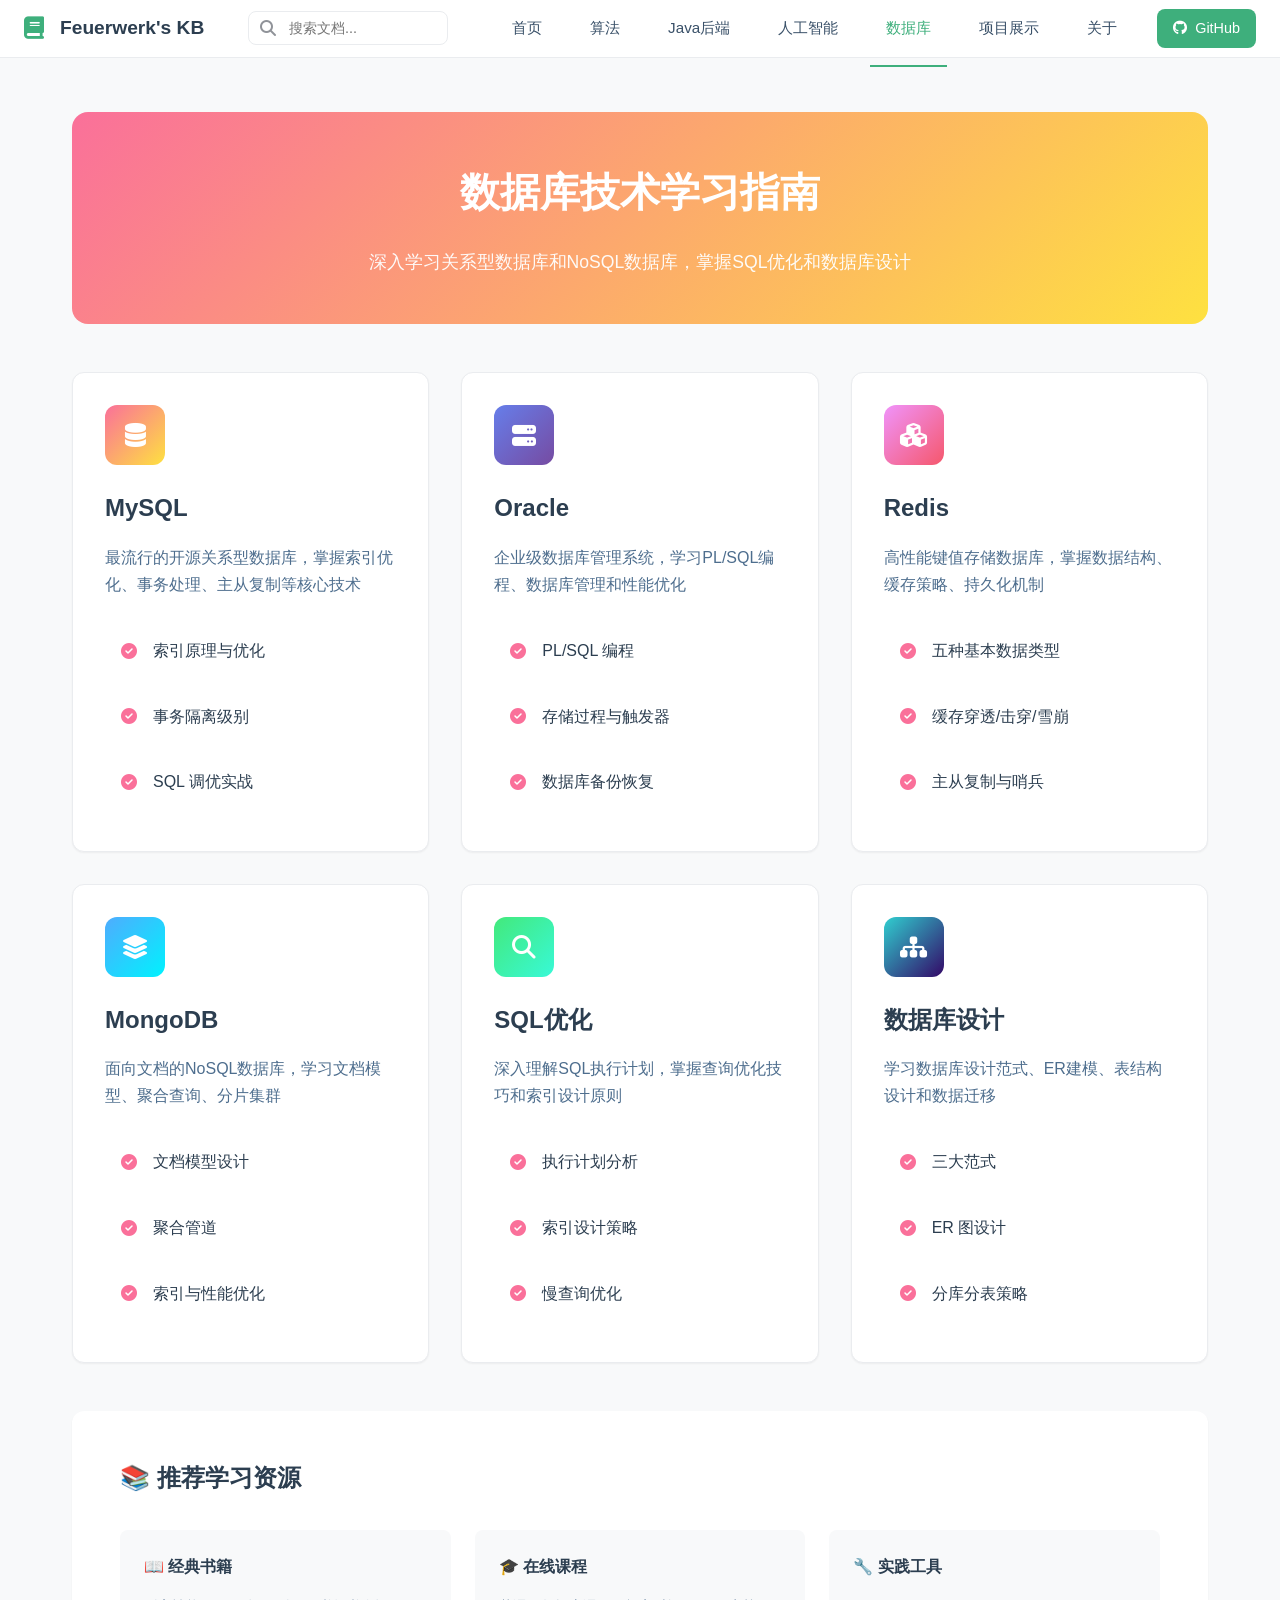
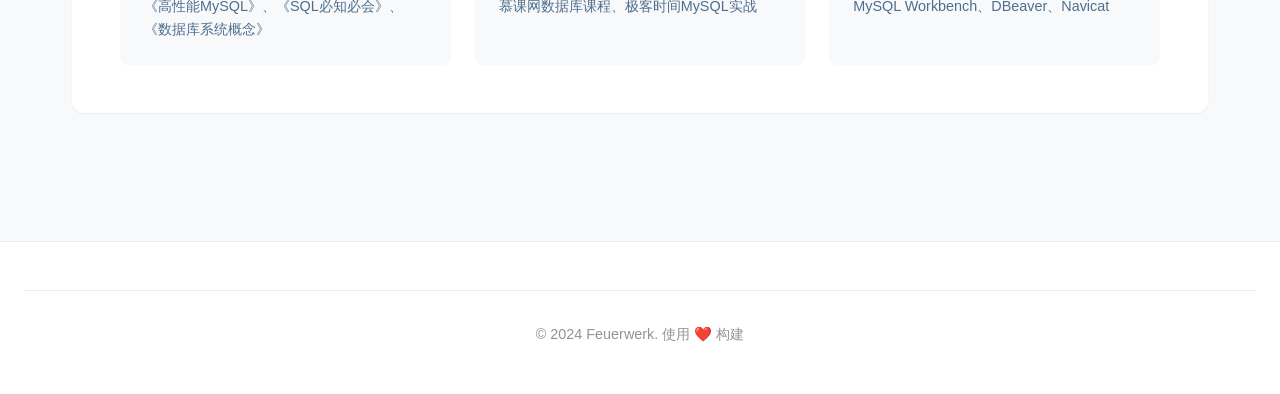
<file: pages/database.html>
<!DOCTYPE html>
<html lang="zh-CN">
<head>
    <meta charset="UTF-8">
    <meta name="viewport" content="width=device-width, initial-scale=1.0">
    <title>数据库技术 - Feuerwerk's Knowledge Base</title>
    <link rel="stylesheet" href="https://cdnjs.cloudflare.com/ajax/libs/font-awesome/6.4.0/css/all.min.css">
    <link rel="stylesheet" href="../css/docs-style.css">
    <style>
        .db-container {
            max-width: 1200px;
            margin: 0 auto;
            padding: var(--spacing-lg);
        }

        .db-header {
            text-align: center;
            margin-bottom: var(--spacing-xl);
            padding: var(--spacing-xl);
            background: linear-gradient(135deg, #fa709a 0%, #fee140 100%);
            border-radius: var(--radius-xl);
            color: white;
        }

        .db-title {
            font-size: 2.5rem;
            font-weight: 700;
            margin-bottom: var(--spacing-md);
        }

        .db-description {
            font-size: 1.1rem;
            opacity: 0.95;
            max-width: 700px;
            margin: 0 auto;
        }

        .db-grid {
            display: grid;
            grid-template-columns: repeat(auto-fit, minmax(350px, 1fr));
            gap: var(--spacing-lg);
            margin-bottom: var(--spacing-xl);
        }

        .db-card {
            background: var(--bg-primary);
            border-radius: var(--radius-lg);
            padding: var(--spacing-lg);
            box-shadow: var(--shadow-sm);
            transition: all 0.3s ease;
            border: 1px solid var(--border-color);
        }

        .db-card:hover {
            transform: translateY(-4px);
            box-shadow: var(--shadow-lg);
            border-color: #fa709a;
        }

        .db-icon {
            width: 60px;
            height: 60px;
            border-radius: var(--radius-lg);
            display: flex;
            align-items: center;
            justify-content: center;
            font-size: 1.5rem;
            color: white;
            margin-bottom: var(--spacing-md);
        }

        .db-card h3 {
            font-size: 1.5rem;
            margin-bottom: var(--spacing-sm);
        }

        .db-card p {
            color: var(--text-tertiary);
            line-height: 1.7;
            margin-bottom: var(--spacing-md);
        }

        .topic-list {
            list-style: none;
            padding: 0;
        }

        .topic-item {
            display: flex;
            align-items: center;
            gap: var(--spacing-sm);
            padding: var(--spacing-sm);
            border-radius: var(--radius-md);
            margin-bottom: var(--spacing-xs);
        }

        .topic-item i {
            color: #fa709a;
        }
    </style>
</head>
<body>
    <!-- 导航栏 -->
    <nav class="navbar">
        <div class="nav-container">
            <div class="nav-brand">
                <a href="../index.html" class="logo">
                    <i class="fas fa-book"></i>
                    <span>Feuerwerk's KB</span>
                </a>
            </div>
            <div class="nav-menu">
                <div class="nav-search">
                    <input type="text" placeholder="搜索文档..." class="search-input">
                    <i class="fas fa-search"></i>
                </div>
                <div class="nav-links">
                    <a href="../index.html" class="nav-link">首页</a>
                    <a href="algorithm.html" class="nav-link">算法</a>
                    <a href="java-backend.html" class="nav-link">Java后端</a>
                    <a href="ai.html" class="nav-link">人工智能</a>
                    <a href="database.html" class="nav-link active">数据库</a>
                    <a href="projects.html" class="nav-link">项目展示</a>
                    <a href="about.html" class="nav-link">关于</a>
                </div>
                <div class="nav-actions">
                    <a href="https://github.com/FeuerwerkLy" target="_blank" class="github-link">
                        <i class="fab fa-github"></i>
                        <span>GitHub</span>
                    </a>
                </div>
                <button class="mobile-menu-toggle">
                    <i class="fas fa-bars"></i>
                </button>
            </div>
        </div>
    </nav>

    <!-- 主要内容 -->
    <div class="main-container">
        <div class="db-container">
            <!-- 头部 -->
            <div class="db-header">
                <h1 class="db-title">数据库技术学习指南</h1>
                <p class="db-description">
                    深入学习关系型数据库和NoSQL数据库，掌握SQL优化和数据库设计
                </p>
            </div>

            <!-- 数据库主题 -->
            <div class="db-grid">
                <div class="db-card">
                    <div class="db-icon" style="background: linear-gradient(135deg, #fa709a, #fee140);">
                        <i class="fas fa-database"></i>
                    </div>
                    <h3>MySQL</h3>
                    <p>最流行的开源关系型数据库，掌握索引优化、事务处理、主从复制等核心技术</p>
                    <ul class="topic-list">
                        <li class="topic-item">
                            <i class="fas fa-check-circle"></i>
                            索引原理与优化
                        </li>
                        <li class="topic-item">
                            <i class="fas fa-check-circle"></i>
                            事务隔离级别
                        </li>
                        <li class="topic-item">
                            <i class="fas fa-check-circle"></i>
                            SQL 调优实战
                        </li>
                    </ul>
                </div>

                <div class="db-card">
                    <div class="db-icon" style="background: linear-gradient(135deg, #667eea, #764ba2);">
                        <i class="fas fa-server"></i>
                    </div>
                    <h3>Oracle</h3>
                    <p>企业级数据库管理系统，学习PL/SQL编程、数据库管理和性能优化</p>
                    <ul class="topic-list">
                        <li class="topic-item">
                            <i class="fas fa-check-circle"></i>
                            PL/SQL 编程
                        </li>
                        <li class="topic-item">
                            <i class="fas fa-check-circle"></i>
                            存储过程与触发器
                        </li>
                        <li class="topic-item">
                            <i class="fas fa-check-circle"></i>
                            数据库备份恢复
                        </li>
                    </ul>
                </div>

                <div class="db-card">
                    <div class="db-icon" style="background: linear-gradient(135deg, #f093fb, #f5576c);">
                        <i class="fas fa-cubes"></i>
                    </div>
                    <h3>Redis</h3>
                    <p>高性能键值存储数据库，掌握数据结构、缓存策略、持久化机制</p>
                    <ul class="topic-list">
                        <li class="topic-item">
                            <i class="fas fa-check-circle"></i>
                            五种基本数据类型
                        </li>
                        <li class="topic-item">
                            <i class="fas fa-check-circle"></i>
                            缓存穿透/击穿/雪崩
                        </li>
                        <li class="topic-item">
                            <i class="fas fa-check-circle"></i>
                            主从复制与哨兵
                        </li>
                    </ul>
                </div>

                <div class="db-card">
                    <div class="db-icon" style="background: linear-gradient(135deg, #4facfe, #00f2fe);">
                        <i class="fas fa-layer-group"></i>
                    </div>
                    <h3>MongoDB</h3>
                    <p>面向文档的NoSQL数据库，学习文档模型、聚合查询、分片集群</p>
                    <ul class="topic-list">
                        <li class="topic-item">
                            <i class="fas fa-check-circle"></i>
                            文档模型设计
                        </li>
                        <li class="topic-item">
                            <i class="fas fa-check-circle"></i>
                            聚合管道
                        </li>
                        <li class="topic-item">
                            <i class="fas fa-check-circle"></i>
                            索引与性能优化
                        </li>
                    </ul>
                </div>

                <div class="db-card">
                    <div class="db-icon" style="background: linear-gradient(135deg, #43e97b, #38f9d7);">
                        <i class="fas fa-search"></i>
                    </div>
                    <h3>SQL优化</h3>
                    <p>深入理解SQL执行计划，掌握查询优化技巧和索引设计原则</p>
                    <ul class="topic-list">
                        <li class="topic-item">
                            <i class="fas fa-check-circle"></i>
                            执行计划分析
                        </li>
                        <li class="topic-item">
                            <i class="fas fa-check-circle"></i>
                            索引设计策略
                        </li>
                        <li class="topic-item">
                            <i class="fas fa-check-circle"></i>
                            慢查询优化
                        </li>
                    </ul>
                </div>

                <div class="db-card">
                    <div class="db-icon" style="background: linear-gradient(135deg, #30cfd0, #330867);">
                        <i class="fas fa-sitemap"></i>
                    </div>
                    <h3>数据库设计</h3>
                    <p>学习数据库设计范式、ER建模、表结构设计和数据迁移</p>
                    <ul class="topic-list">
                        <li class="topic-item">
                            <i class="fas fa-check-circle"></i>
                            三大范式
                        </li>
                        <li class="topic-item">
                            <i class="fas fa-check-circle"></i>
                            ER 图设计
                        </li>
                        <li class="topic-item">
                            <i class="fas fa-check-circle"></i>
                            分库分表策略
                        </li>
                    </ul>
                </div>
            </div>

            <!-- 学习资源 -->
            <div style="background: var(--bg-primary); padding: var(--spacing-xl); border-radius: var(--radius-lg); box-shadow: var(--shadow-sm);">
                <h2 style="margin-bottom: var(--spacing-lg);">📚 推荐学习资源</h2>
                <div style="display: grid; grid-template-columns: repeat(auto-fit, minmax(300px, 1fr)); gap: var(--spacing-md);">
                    <div style="padding: var(--spacing-md); background: var(--bg-secondary); border-radius: var(--radius-md);">
                        <h4 style="margin-bottom: var(--spacing-sm);">📖 经典书籍</h4>
                        <p style="color: var(--text-tertiary); font-size: 0.9rem;">《高性能MySQL》、《SQL必知必会》、《数据库系统概念》</p>
                    </div>
                    <div style="padding: var(--spacing-md); background: var(--bg-secondary); border-radius: var(--radius-md);">
                        <h4 style="margin-bottom: var(--spacing-sm);">🎓 在线课程</h4>
                        <p style="color: var(--text-tertiary); font-size: 0.9rem;">慕课网数据库课程、极客时间MySQL实战</p>
                    </div>
                    <div style="padding: var(--spacing-md); background: var(--bg-secondary); border-radius: var(--radius-md);">
                        <h4 style="margin-bottom: var(--spacing-sm);">🔧 实践工具</h4>
                        <p style="color: var(--text-tertiary); font-size: 0.9rem;">MySQL Workbench、DBeaver、Navicat</p>
                    </div>
                </div>
            </div>
        </div>
    </div>

    <!-- 页脚 -->
    <footer class="footer">
        <div class="footer-container">
            <div class="footer-bottom">
                <p>© 2024 Feuerwerk. 使用 ❤️ 构建</p>
            </div>
        </div>
    </footer>

    <button class="back-to-top" id="backToTop">
        <i class="fas fa-arrow-up"></i>
    </button>

    <script src="../js/main.js"></script>
</body>
</html>
</file>
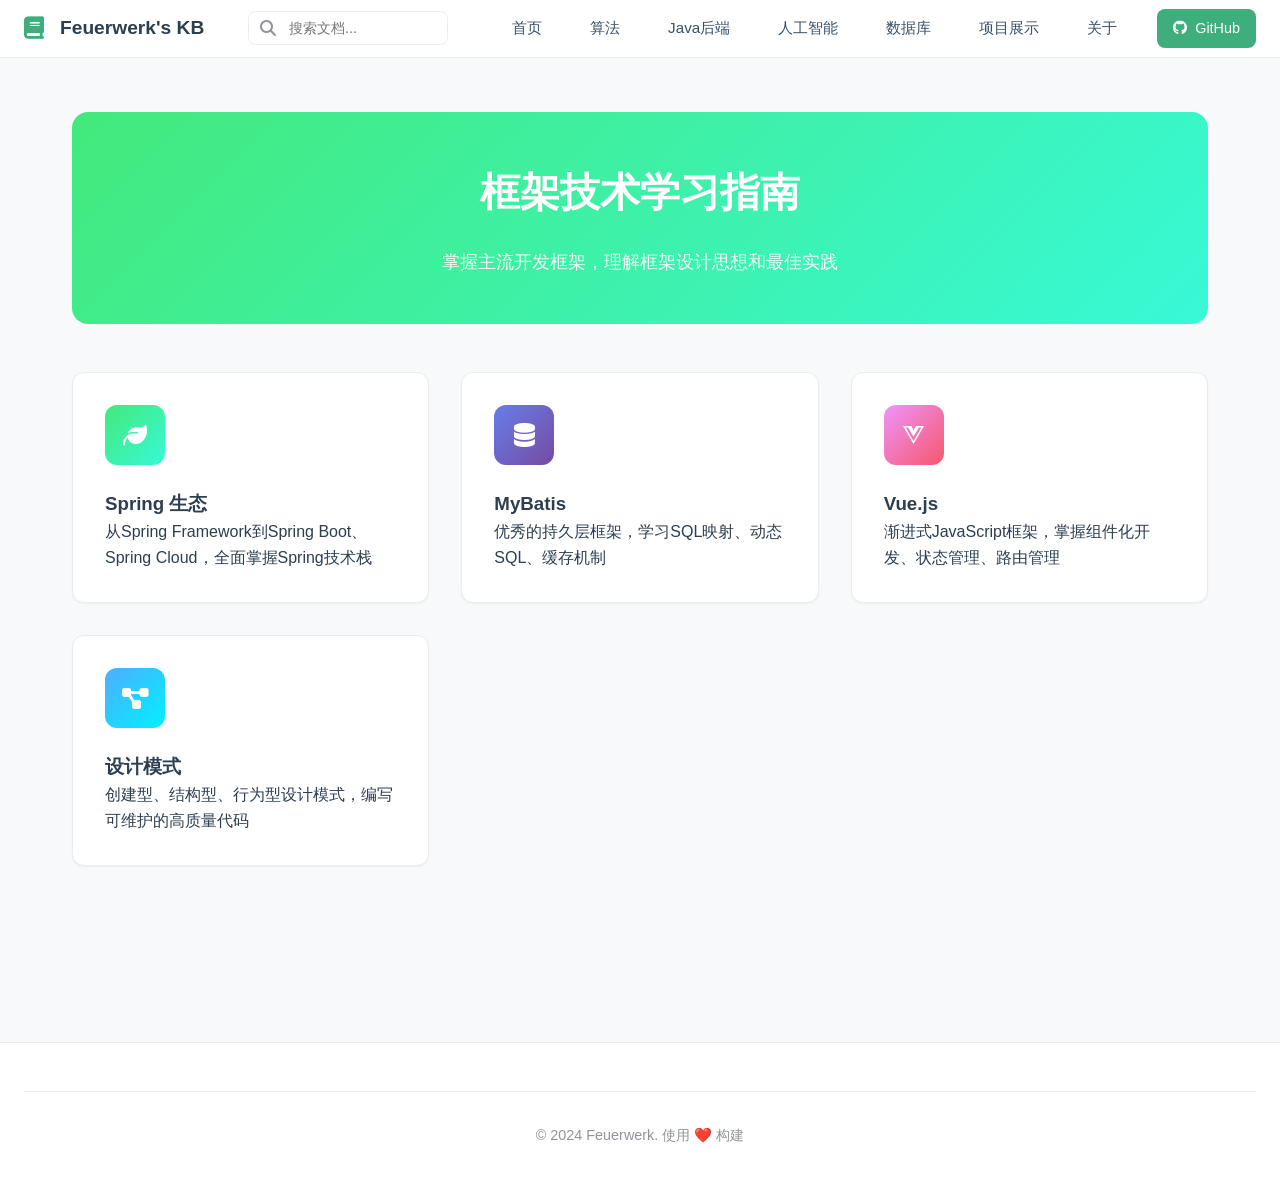
<file: pages/framework.html>
<!DOCTYPE html>
<html lang="zh-CN">
<head>
    <meta charset="UTF-8">
    <meta name="viewport" content="width=device-width, initial-scale=1.0">
    <title>框架技术 - Feuerwerk's Knowledge Base</title>
    <link rel="stylesheet" href="https://cdnjs.cloudflare.com/ajax/libs/font-awesome/6.4.0/css/all.min.css">
    <link rel="stylesheet" href="../css/docs-style.css">
    <style>
        .fw-container {
            max-width: 1200px;
            margin: 0 auto;
            padding: var(--spacing-lg);
        }

        .fw-header {
            text-align: center;
            margin-bottom: var(--spacing-xl);
            padding: var(--spacing-xl);
            background: linear-gradient(135deg, #43e97b 0%, #38f9d7 100%);
            border-radius: var(--radius-xl);
            color: white;
        }

        .fw-title {
            font-size: 2.5rem;
            font-weight: 700;
            margin-bottom: var(--spacing-md);
        }

        .fw-description {
            font-size: 1.1rem;
            opacity: 0.95;
            max-width: 700px;
            margin: 0 auto;
        }

        .fw-grid {
            display: grid;
            grid-template-columns: repeat(auto-fit, minmax(350px, 1fr));
            gap: var(--spacing-lg);
            margin-bottom: var(--spacing-xl);
        }

        .fw-card {
            background: var(--bg-primary);
            border-radius: var(--radius-lg);
            padding: var(--spacing-lg);
            box-shadow: var(--shadow-sm);
            transition: all 0.3s ease;
            border: 1px solid var(--border-color);
        }

        .fw-card:hover {
            transform: translateY(-4px);
            box-shadow: var(--shadow-lg);
            border-color: #43e97b;
        }

        .fw-icon {
            width: 60px;
            height: 60px;
            border-radius: var(--radius-lg);
            display: flex;
            align-items: center;
            justify-content: center;
            font-size: 1.5rem;
            color: white;
            margin-bottom: var(--spacing-md);
        }
    </style>
</head>
<body>
    <!-- 导航栏 -->
    <nav class="navbar">
        <div class="nav-container">
            <div class="nav-brand">
                <a href="../index.html" class="logo">
                    <i class="fas fa-book"></i>
                    <span>Feuerwerk's KB</span>
                </a>
            </div>
            <div class="nav-menu">
                <div class="nav-search">
                    <input type="text" placeholder="搜索文档..." class="search-input">
                    <i class="fas fa-search"></i>
                </div>
                <div class="nav-links">
                    <a href="../index.html" class="nav-link">首页</a>
                    <a href="algorithm.html" class="nav-link">算法</a>
                    <a href="java-backend.html" class="nav-link">Java后端</a>
                    <a href="ai.html" class="nav-link">人工智能</a>
                    <a href="database.html" class="nav-link">数据库</a>
                    <a href="projects.html" class="nav-link">项目展示</a>
                    <a href="about.html" class="nav-link">关于</a>
                </div>
                <div class="nav-actions">
                    <a href="https://github.com/FeuerwerkLy" target="_blank" class="github-link">
                        <i class="fab fa-github"></i>
                        <span>GitHub</span>
                    </a>
                </div>
                <button class="mobile-menu-toggle">
                    <i class="fas fa-bars"></i>
                </button>
            </div>
        </div>
    </nav>

    <!-- 主要内容 -->
    <div class="main-container">
        <div class="fw-container">
            <!-- 头部 -->
            <div class="fw-header">
                <h1 class="fw-title">框架技术学习指南</h1>
                <p class="fw-description">
                    掌握主流开发框架，理解框架设计思想和最佳实践
                </p>
            </div>

            <!-- 框架主题 -->
            <div class="fw-grid">
                <div class="fw-card">
                    <div class="fw-icon" style="background: linear-gradient(135deg, #43e97b, #38f9d7);">
                        <i class="fas fa-leaf"></i>
                    </div>
                    <h3>Spring 生态</h3>
                    <p>从Spring Framework到Spring Boot、Spring Cloud，全面掌握Spring技术栈</p>
                </div>

                <div class="fw-card">
                    <div class="fw-icon" style="background: linear-gradient(135deg, #667eea, #764ba2);">
                        <i class="fas fa-database"></i>
                    </div>
                    <h3>MyBatis</h3>
                    <p>优秀的持久层框架，学习SQL映射、动态SQL、缓存机制</p>
                </div>

                <div class="fw-card">
                    <div class="fw-icon" style="background: linear-gradient(135deg, #f093fb, #f5576c);">
                        <i class="fab fa-vuejs"></i>
                    </div>
                    <h3>Vue.js</h3>
                    <p>渐进式JavaScript框架，掌握组件化开发、状态管理、路由管理</p>
                </div>

                <div class="fw-card">
                    <div class="fw-icon" style="background: linear-gradient(135deg, #4facfe, #00f2fe);">
                        <i class="fas fa-project-diagram"></i>
                    </div>
                    <h3>设计模式</h3>
                    <p>创建型、结构型、行为型设计模式，编写可维护的高质量代码</p>
                </div>
            </div>
        </div>
    </div>

    <!-- 页脚 -->
    <footer class="footer">
        <div class="footer-container">
            <div class="footer-bottom">
                <p>© 2024 Feuerwerk. 使用 ❤️ 构建</p>
            </div>
        </div>
    </footer>

    <button class="back-to-top" id="backToTop">
        <i class="fas fa-arrow-up"></i>
    </button>

    <script src="../js/main.js"></script>
</body>
</html>
</file>
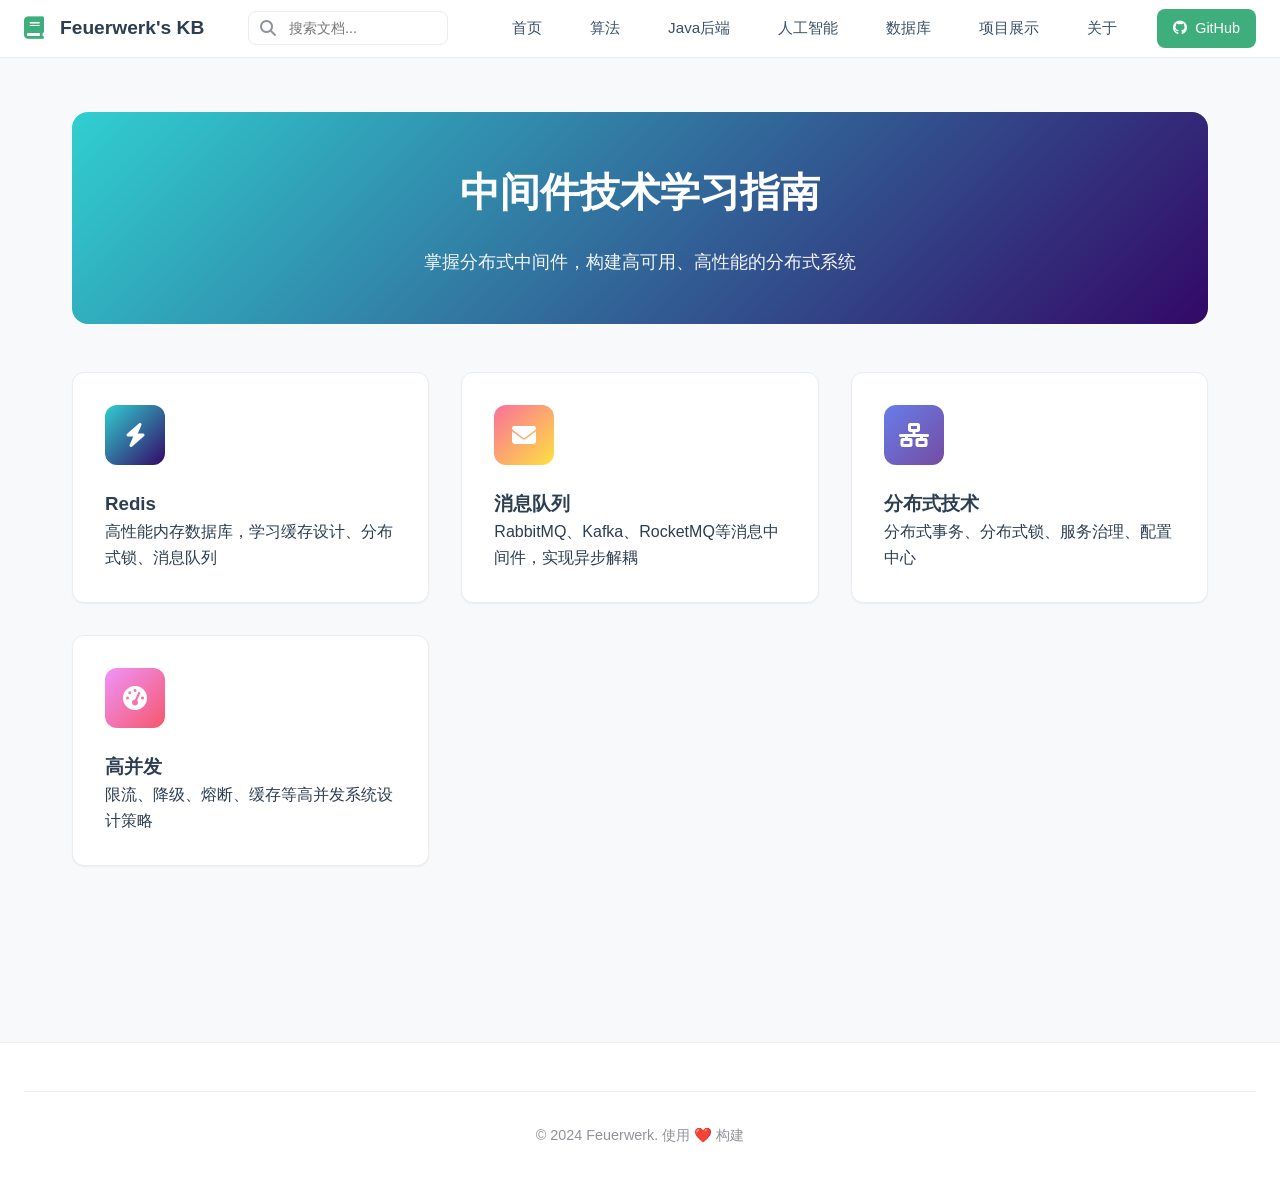
<file: pages/middleware.html>
<!DOCTYPE html>
<html lang="zh-CN">
<head>
    <meta charset="UTF-8">
    <meta name="viewport" content="width=device-width, initial-scale=1.0">
    <title>中间件技术 - Feuerwerk's Knowledge Base</title>
    <link rel="stylesheet" href="https://cdnjs.cloudflare.com/ajax/libs/font-awesome/6.4.0/css/all.min.css">
    <link rel="stylesheet" href="../css/docs-style.css">
    <style>
        .mw-container {
            max-width: 1200px;
            margin: 0 auto;
            padding: var(--spacing-lg);
        }

        .mw-header {
            text-align: center;
            margin-bottom: var(--spacing-xl);
            padding: var(--spacing-xl);
            background: linear-gradient(135deg, #30cfd0 0%, #330867 100%);
            border-radius: var(--radius-xl);
            color: white;
        }

        .mw-title {
            font-size: 2.5rem;
            font-weight: 700;
            margin-bottom: var(--spacing-md);
        }

        .mw-description {
            font-size: 1.1rem;
            opacity: 0.95;
            max-width: 700px;
            margin: 0 auto;
        }

        .mw-grid {
            display: grid;
            grid-template-columns: repeat(auto-fit, minmax(350px, 1fr));
            gap: var(--spacing-lg);
            margin-bottom: var(--spacing-xl);
        }

        .mw-card {
            background: var(--bg-primary);
            border-radius: var(--radius-lg);
            padding: var(--spacing-lg);
            box-shadow: var(--shadow-sm);
            transition: all 0.3s ease;
            border: 1px solid var(--border-color);
        }

        .mw-card:hover {
            transform: translateY(-4px);
            box-shadow: var(--shadow-lg);
            border-color: #30cfd0;
        }

        .mw-icon {
            width: 60px;
            height: 60px;
            border-radius: var(--radius-lg);
            display: flex;
            align-items: center;
            justify-content: center;
            font-size: 1.5rem;
            color: white;
            margin-bottom: var(--spacing-md);
        }
    </style>
</head>
<body>
    <!-- 导航栏 -->
    <nav class="navbar">
        <div class="nav-container">
            <div class="nav-brand">
                <a href="../index.html" class="logo">
                    <i class="fas fa-book"></i>
                    <span>Feuerwerk's KB</span>
                </a>
            </div>
            <div class="nav-menu">
                <div class="nav-search">
                    <input type="text" placeholder="搜索文档..." class="search-input">
                    <i class="fas fa-search"></i>
                </div>
                <div class="nav-links">
                    <a href="../index.html" class="nav-link">首页</a>
                    <a href="algorithm.html" class="nav-link">算法</a>
                    <a href="java-backend.html" class="nav-link">Java后端</a>
                    <a href="ai.html" class="nav-link">人工智能</a>
                    <a href="database.html" class="nav-link">数据库</a>
                    <a href="projects.html" class="nav-link">项目展示</a>
                    <a href="about.html" class="nav-link">关于</a>
                </div>
                <div class="nav-actions">
                    <a href="https://github.com/FeuerwerkLy" target="_blank" class="github-link">
                        <i class="fab fa-github"></i>
                        <span>GitHub</span>
                    </a>
                </div>
                <button class="mobile-menu-toggle">
                    <i class="fas fa-bars"></i>
                </button>
            </div>
        </div>
    </nav>

    <!-- 主要内容 -->
    <div class="main-container">
        <div class="mw-container">
            <!-- 头部 -->
            <div class="mw-header">
                <h1 class="mw-title">中间件技术学习指南</h1>
                <p class="mw-description">
                    掌握分布式中间件，构建高可用、高性能的分布式系统
                </p>
            </div>

            <!-- 中间件主题 -->
            <div class="mw-grid">
                <div class="mw-card">
                    <div class="mw-icon" style="background: linear-gradient(135deg, #30cfd0, #330867);">
                        <i class="fas fa-bolt"></i>
                    </div>
                    <h3>Redis</h3>
                    <p>高性能内存数据库，学习缓存设计、分布式锁、消息队列</p>
                </div>

                <div class="mw-card">
                    <div class="mw-icon" style="background: linear-gradient(135deg, #fa709a, #fee140);">
                        <i class="fas fa-envelope"></i>
                    </div>
                    <h3>消息队列</h3>
                    <p>RabbitMQ、Kafka、RocketMQ等消息中间件，实现异步解耦</p>
                </div>

                <div class="mw-card">
                    <div class="mw-icon" style="background: linear-gradient(135deg, #667eea, #764ba2);">
                        <i class="fas fa-network-wired"></i>
                    </div>
                    <h3>分布式技术</h3>
                    <p>分布式事务、分布式锁、服务治理、配置中心</p>
                </div>

                <div class="mw-card">
                    <div class="mw-icon" style="background: linear-gradient(135deg, #f093fb, #f5576c);">
                        <i class="fas fa-tachometer-alt"></i>
                    </div>
                    <h3>高并发</h3>
                    <p>限流、降级、熔断、缓存等高并发系统设计策略</p>
                </div>
            </div>
        </div>
    </div>

    <!-- 页脚 -->
    <footer class="footer">
        <div class="footer-container">
            <div class="footer-bottom">
                <p>© 2024 Feuerwerk. 使用 ❤️ 构建</p>
            </div>
        </div>
    </footer>

    <button class="back-to-top" id="backToTop">
        <i class="fas fa-arrow-up"></i>
    </button>

    <script src="../js/main.js"></script>
</body>
</html>
</file>
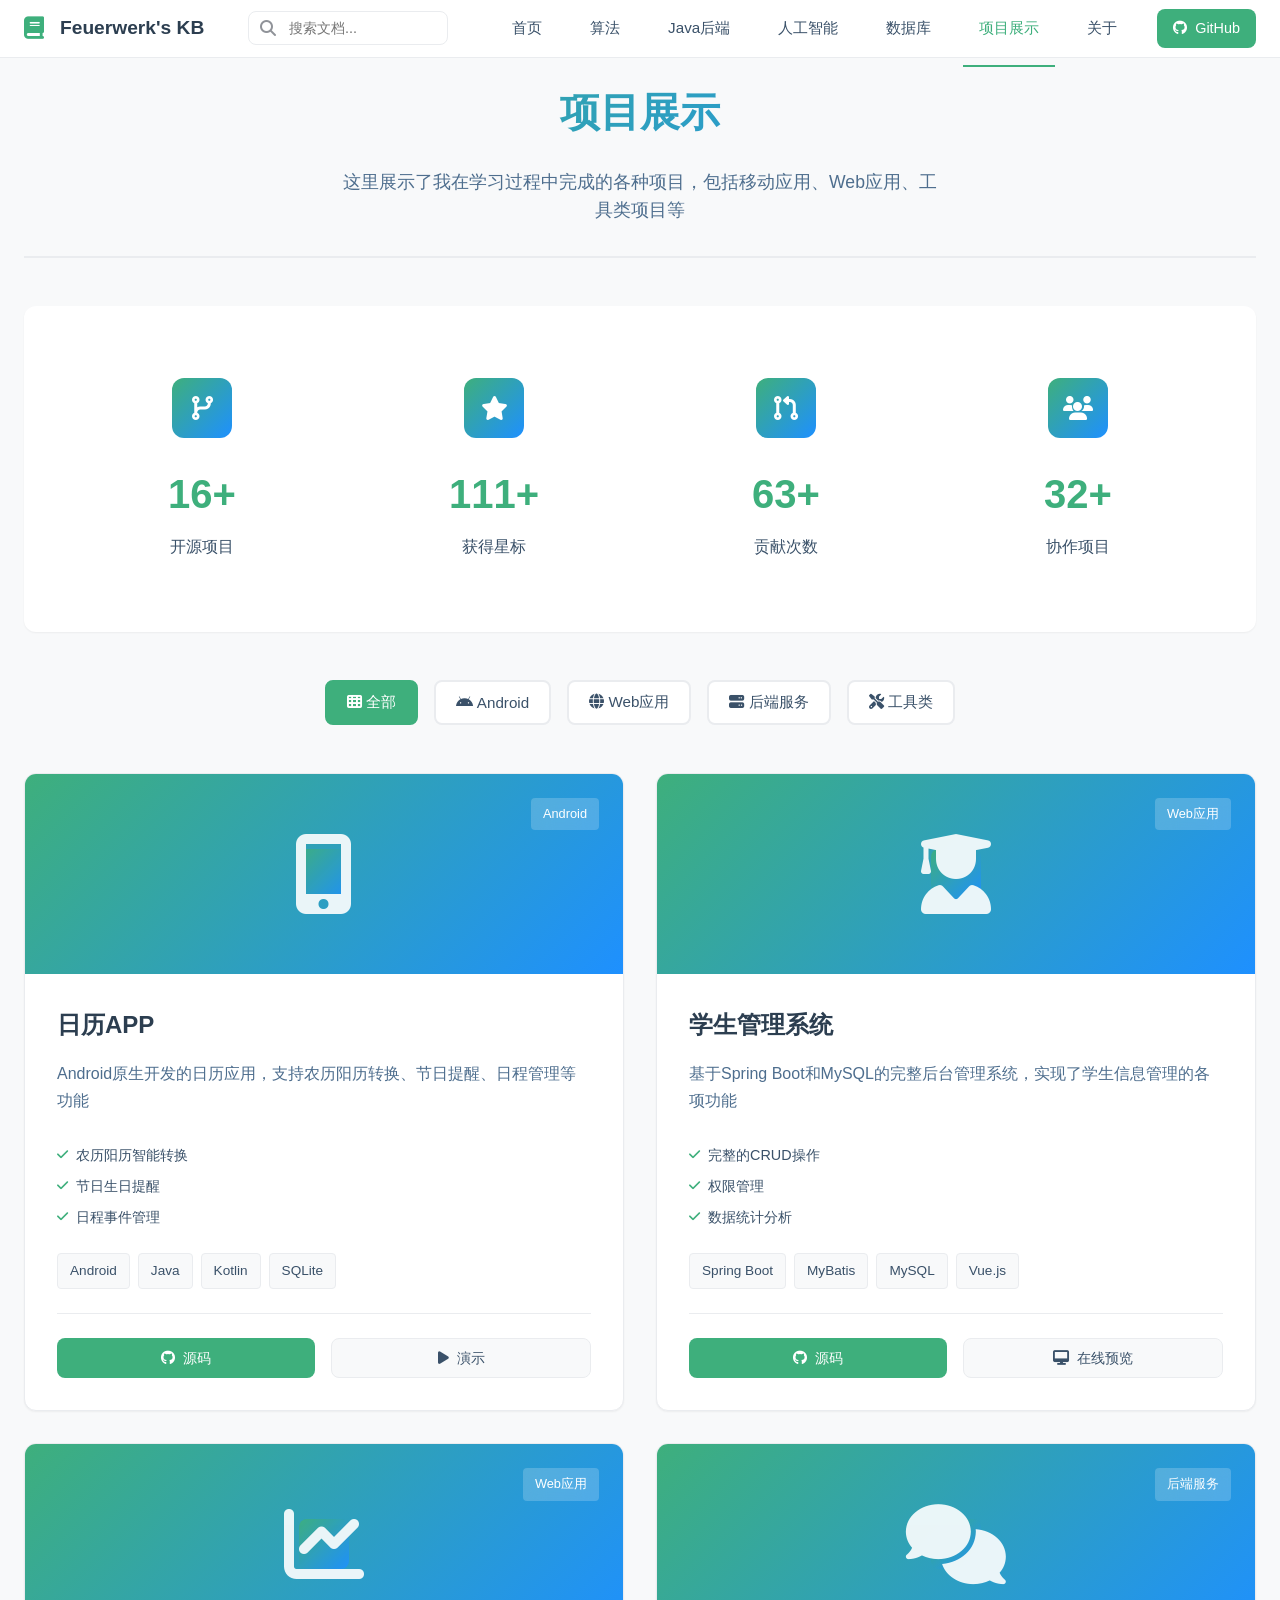
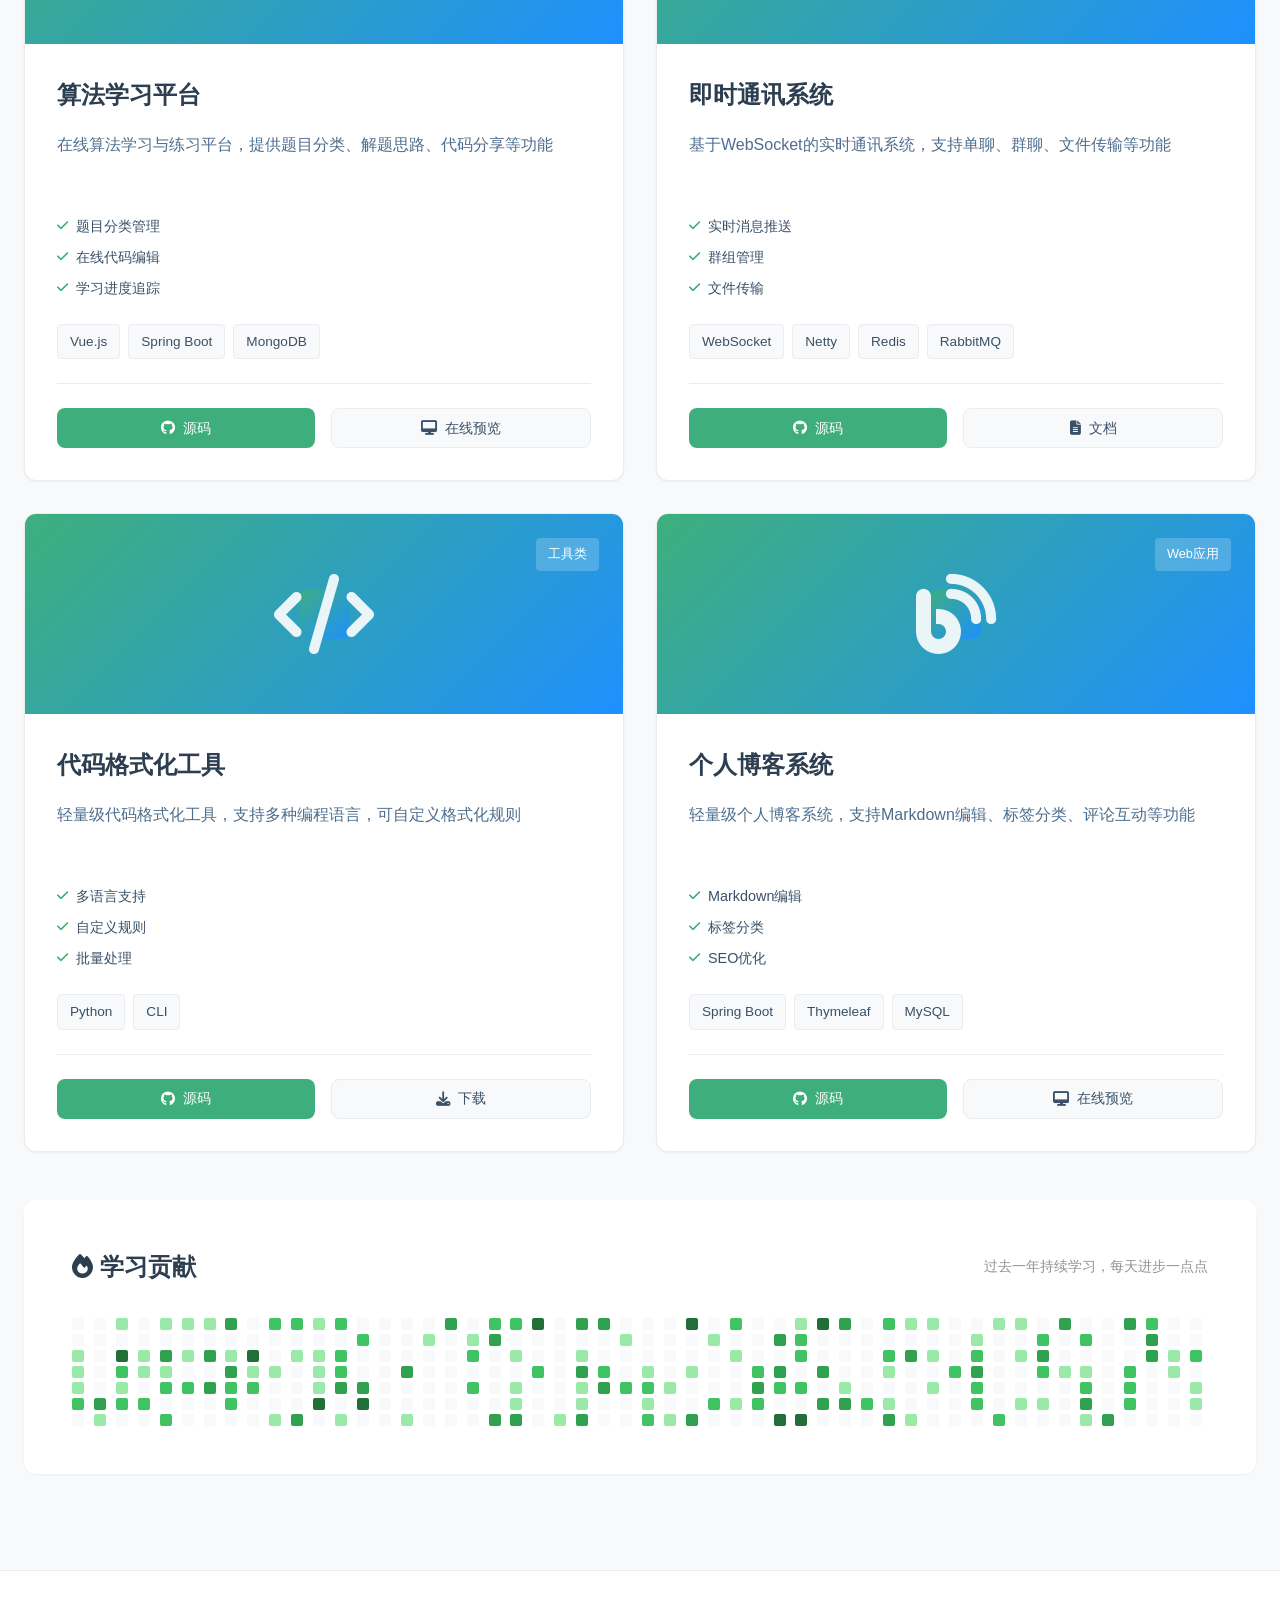
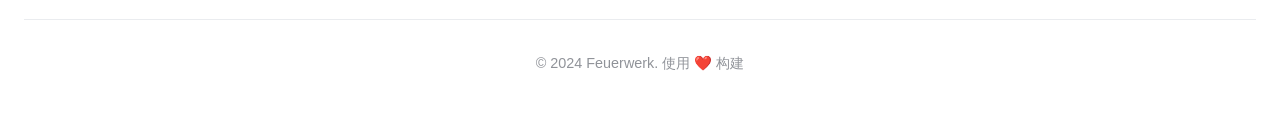
<file: pages/projects.html>
<!DOCTYPE html>
<html lang="zh-CN">
<head>
    <meta charset="UTF-8">
    <meta name="viewport" content="width=device-width, initial-scale=1.0">
    <title>项目展示 - Feuerwerk's Knowledge Base</title>
    <link rel="stylesheet" href="https://cdnjs.cloudflare.com/ajax/libs/font-awesome/6.4.0/css/all.min.css">
    <link rel="stylesheet" href="../css/docs-style.css">
    <style>
        .projects-container {
            max-width: 1400px;
            margin: 0 auto;
        }

        .projects-header {
            text-align: center;
            margin-bottom: var(--spacing-xl);
            padding-bottom: var(--spacing-lg);
            border-bottom: 2px solid var(--border-color);
        }

        .projects-title {
            font-size: 2.5rem;
            font-weight: 700;
            margin-bottom: var(--spacing-md);
            background: linear-gradient(135deg, var(--primary-color), var(--accent-color));
            -webkit-background-clip: text;
            -webkit-text-fill-color: transparent;
            background-clip: text;
        }

        .projects-subtitle {
            color: var(--text-tertiary);
            font-size: 1.1rem;
            max-width: 600px;
            margin: 0 auto;
        }

        .filter-section {
            display: flex;
            justify-content: center;
            gap: var(--spacing-sm);
            margin-bottom: var(--spacing-xl);
            flex-wrap: wrap;
        }

        .filter-btn {
            padding: 0.625rem 1.25rem;
            border: 2px solid var(--border-color);
            background: var(--bg-primary);
            border-radius: var(--radius-md);
            cursor: pointer;
            font-size: 0.95rem;
            font-weight: 500;
            color: var(--text-secondary);
            transition: all 0.3s ease;
        }

        .filter-btn:hover {
            border-color: var(--primary-color);
            color: var(--primary-color);
        }

        .filter-btn.active {
            background: var(--primary-color);
            border-color: var(--primary-color);
            color: white;
        }

        .projects-grid {
            display: grid;
            grid-template-columns: repeat(auto-fill, minmax(400px, 1fr));
            gap: var(--spacing-lg);
            margin-bottom: var(--spacing-xl);
        }

        .project-card {
            background: var(--bg-primary);
            border-radius: var(--radius-lg);
            overflow: hidden;
            box-shadow: var(--shadow-sm);
            transition: all 0.3s ease;
            border: 1px solid var(--border-color);
        }

        .project-card:hover {
            transform: translateY(-8px);
            box-shadow: var(--shadow-xl);
            border-color: var(--primary-color);
        }

        .project-header {
            position: relative;
            height: 200px;
            background: linear-gradient(135deg, var(--primary-color), var(--accent-color));
            display: flex;
            align-items: center;
            justify-content: center;
            color: white;
        }

        .project-icon {
            font-size: 5rem;
            opacity: 0.9;
        }

        .project-badge {
            position: absolute;
            top: var(--spacing-md);
            right: var(--spacing-md);
            padding: 0.375rem 0.75rem;
            background: rgba(255, 255, 255, 0.2);
            backdrop-filter: blur(10px);
            border-radius: var(--radius-sm);
            font-size: 0.8rem;
            font-weight: 500;
        }

        .project-body {
            padding: var(--spacing-lg);
        }

        .project-title {
            font-size: 1.5rem;
            font-weight: 700;
            margin-bottom: var(--spacing-sm);
            color: var(--text-primary);
        }

        .project-description {
            color: var(--text-tertiary);
            line-height: 1.7;
            margin-bottom: var(--spacing-md);
            min-height: 60px;
        }

        .project-features {
            margin-bottom: var(--spacing-md);
        }

        .feature-list {
            list-style: none;
            padding: 0;
            margin: 0;
        }

        .feature-item {
            display: flex;
            align-items: center;
            gap: var(--spacing-xs);
            color: var(--text-secondary);
            font-size: 0.9rem;
            margin-bottom: var(--spacing-xs);
        }

        .feature-item i {
            color: var(--primary-color);
            font-size: 0.8rem;
        }

        .project-tech {
            display: flex;
            flex-wrap: wrap;
            gap: var(--spacing-xs);
            margin-bottom: var(--spacing-md);
        }

        .tech-tag {
            padding: 0.375rem 0.75rem;
            background: var(--bg-secondary);
            color: var(--text-secondary);
            border-radius: var(--radius-sm);
            font-size: 0.85rem;
            font-weight: 500;
            border: 1px solid var(--border-color);
        }

        .project-footer {
            display: flex;
            gap: var(--spacing-sm);
            padding-top: var(--spacing-md);
            border-top: 1px solid var(--border-color);
        }

        .project-link {
            flex: 1;
            display: flex;
            align-items: center;
            justify-content: center;
            gap: var(--spacing-xs);
            padding: 0.75rem;
            border-radius: var(--radius-md);
            text-decoration: none;
            font-weight: 500;
            font-size: 0.9rem;
            transition: all 0.3s ease;
        }

        .project-link.primary {
            background: var(--primary-color);
            color: white;
        }

        .project-link.primary:hover {
            background: var(--primary-light);
        }

        .project-link.secondary {
            background: var(--bg-secondary);
            color: var(--text-secondary);
            border: 1px solid var(--border-color);
        }

        .project-link.secondary:hover {
            background: var(--bg-tertiary);
            border-color: var(--primary-color);
        }

        .stats-section {
            background: var(--bg-primary);
            border-radius: var(--radius-lg);
            padding: var(--spacing-xl);
            margin-bottom: var(--spacing-xl);
            box-shadow: var(--shadow-sm);
        }

        .stats-grid {
            display: grid;
            grid-template-columns: repeat(auto-fit, minmax(200px, 1fr));
            gap: var(--spacing-lg);
        }

        .stat-card {
            text-align: center;
            padding: var(--spacing-md);
        }

        .stat-icon {
            width: 60px;
            height: 60px;
            margin: 0 auto var(--spacing-md);
            background: linear-gradient(135deg, var(--primary-color), var(--accent-color));
            border-radius: var(--radius-lg);
            display: flex;
            align-items: center;
            justify-content: center;
            color: white;
            font-size: 1.5rem;
        }

        .stat-number {
            font-size: 2.5rem;
            font-weight: 700;
            color: var(--primary-color);
            margin-bottom: var(--spacing-xs);
        }

        .stat-label {
            color: var(--text-secondary);
            font-size: 1rem;
        }

        .contribution-section {
            background: var(--bg-primary);
            border-radius: var(--radius-lg);
            padding: var(--spacing-xl);
            box-shadow: var(--shadow-sm);
        }

        .contribution-header {
            display: flex;
            align-items: center;
            justify-content: space-between;
            margin-bottom: var(--spacing-lg);
        }

        .contribution-title {
            font-size: 1.5rem;
            font-weight: 700;
            color: var(--text-primary);
        }

        .contribution-calendar {
            display: grid;
            grid-template-columns: repeat(52, 1fr);
            gap: 4px;
        }

        .contribution-day {
            width: 12px;
            height: 12px;
            border-radius: 2px;
            background: var(--bg-secondary);
        }

        .contribution-day.level-1 {
            background: #9be9a8;
        }

        .contribution-day.level-2 {
            background: #40c463;
        }

        .contribution-day.level-3 {
            background: #30a14e;
        }

        .contribution-day.level-4 {
            background: #216e39;
        }

        @media (max-width: 768px) {
            .projects-grid {
                grid-template-columns: 1fr;
            }

            .filter-section {
                gap: var(--spacing-xs);
            }

            .filter-btn {
                padding: 0.5rem 1rem;
                font-size: 0.85rem;
            }
        }
    </style>
</head>
<body>
    <!-- 导航栏 -->
    <nav class="navbar">
        <div class="nav-container">
            <div class="nav-brand">
                <a href="../index.html" class="logo">
                    <i class="fas fa-book"></i>
                    <span>Feuerwerk's KB</span>
                </a>
            </div>
            <div class="nav-menu">
                <div class="nav-search">
                    <input type="text" placeholder="搜索文档..." class="search-input">
                    <i class="fas fa-search"></i>
                </div>
                <div class="nav-links">
                    <a href="../index.html" class="nav-link">首页</a>
                    <a href="algorithm.html" class="nav-link">算法</a>
                    <a href="java-backend.html" class="nav-link">Java后端</a>
                    <a href="ai.html" class="nav-link">人工智能</a>
                    <a href="database.html" class="nav-link">数据库</a>
                    <a href="projects.html" class="nav-link active">项目展示</a>
                    <a href="about.html" class="nav-link">关于</a>
                </div>
                <div class="nav-actions">
                    <a href="https://github.com/FeuerwerkLy" target="_blank" class="github-link">
                        <i class="fab fa-github"></i>
                        <span>GitHub</span>
                    </a>
                </div>
                <button class="mobile-menu-toggle">
                    <i class="fas fa-bars"></i>
                </button>
            </div>
        </div>
    </nav>

    <!-- 主要内容 -->
    <div class="main-container">
        <div class="projects-container">
            <!-- 头部 -->
            <div class="projects-header">
                <h1 class="projects-title">项目展示</h1>
                <p class="projects-subtitle">
                    这里展示了我在学习过程中完成的各种项目，包括移动应用、Web应用、工具类项目等
                </p>
            </div>

            <!-- 统计数据 -->
            <div class="stats-section">
                <div class="stats-grid">
                    <div class="stat-card">
                        <div class="stat-icon">
                            <i class="fas fa-code-branch"></i>
                        </div>
                        <div class="stat-number">23</div>
                        <div class="stat-label">开源项目</div>
                    </div>
                    <div class="stat-card">
                        <div class="stat-icon">
                            <i class="fas fa-star"></i>
                        </div>
                        <div class="stat-number">156</div>
                        <div class="stat-label">获得星标</div>
                    </div>
                    <div class="stat-card">
                        <div class="stat-icon">
                            <i class="fas fa-code-pull-request"></i>
                        </div>
                        <div class="stat-number">89</div>
                        <div class="stat-label">贡献次数</div>
                    </div>
                    <div class="stat-card">
                        <div class="stat-icon">
                            <i class="fas fa-users"></i>
                        </div>
                        <div class="stat-number">45</div>
                        <div class="stat-label">协作项目</div>
                    </div>
                </div>
            </div>

            <!-- 项目筛选 -->
            <div class="filter-section">
                <button class="filter-btn active" data-filter="all">
                    <i class="fas fa-th"></i> 全部
                </button>
                <button class="filter-btn" data-filter="android">
                    <i class="fab fa-android"></i> Android
                </button>
                <button class="filter-btn" data-filter="web">
                    <i class="fas fa-globe"></i> Web应用
                </button>
                <button class="filter-btn" data-filter="backend">
                    <i class="fas fa-server"></i> 后端服务
                </button>
                <button class="filter-btn" data-filter="tool">
                    <i class="fas fa-tools"></i> 工具类
                </button>
            </div>

            <!-- 项目列表 -->
            <div class="projects-grid">
                <!-- 项目1: 日历APP -->
                <div class="project-card" data-category="android">
                    <div class="project-header">
                        <i class="fas fa-mobile-alt project-icon"></i>
                        <div class="project-badge">Android</div>
                    </div>
                    <div class="project-body">
                        <h3 class="project-title">日历APP</h3>
                        <p class="project-description">
                            Android原生开发的日历应用，支持农历阳历转换、节日提醒、日程管理等功能
                        </p>
                        <div class="project-features">
                            <ul class="feature-list">
                                <li class="feature-item">
                                    <i class="fas fa-check"></i>
                                    农历阳历智能转换
                                </li>
                                <li class="feature-item">
                                    <i class="fas fa-check"></i>
                                    节日生日提醒
                                </li>
                                <li class="feature-item">
                                    <i class="fas fa-check"></i>
                                    日程事件管理
                                </li>
                            </ul>
                        </div>
                        <div class="project-tech">
                            <span class="tech-tag">Android</span>
                            <span class="tech-tag">Java</span>
                            <span class="tech-tag">Kotlin</span>
                            <span class="tech-tag">SQLite</span>
                        </div>
                        <div class="project-footer">
                            <a href="https://github.com/FeuerwerkLy" target="_blank" class="project-link primary">
                                <i class="fab fa-github"></i>
                                源码
                            </a>
                            <a href="#" class="project-link secondary">
                                <i class="fas fa-play"></i>
                                演示
                            </a>
                        </div>
                    </div>
                </div>

                <!-- 项目2: 学生管理系统 -->
                <div class="project-card" data-category="backend">
                    <div class="project-header">
                        <i class="fas fa-user-graduate project-icon"></i>
                        <div class="project-badge">Web应用</div>
                    </div>
                    <div class="project-body">
                        <h3 class="project-title">学生管理系统</h3>
                        <p class="project-description">
                            基于Spring Boot和MySQL的完整后台管理系统，实现了学生信息管理的各项功能
                        </p>
                        <div class="project-features">
                            <ul class="feature-list">
                                <li class="feature-item">
                                    <i class="fas fa-check"></i>
                                    完整的CRUD操作
                                </li>
                                <li class="feature-item">
                                    <i class="fas fa-check"></i>
                                    权限管理
                                </li>
                                <li class="feature-item">
                                    <i class="fas fa-check"></i>
                                    数据统计分析
                                </li>
                            </ul>
                        </div>
                        <div class="project-tech">
                            <span class="tech-tag">Spring Boot</span>
                            <span class="tech-tag">MyBatis</span>
                            <span class="tech-tag">MySQL</span>
                            <span class="tech-tag">Vue.js</span>
                        </div>
                        <div class="project-footer">
                            <a href="https://github.com/FeuerwerkLy" target="_blank" class="project-link primary">
                                <i class="fab fa-github"></i>
                                源码
                            </a>
                            <a href="#" class="project-link secondary">
                                <i class="fas fa-desktop"></i>
                                在线预览
                            </a>
                        </div>
                    </div>
                </div>

                <!-- 项目3: 算法学习平台 -->
                <div class="project-card" data-category="web">
                    <div class="project-header">
                        <i class="fas fa-chart-line project-icon"></i>
                        <div class="project-badge">Web应用</div>
                    </div>
                    <div class="project-body">
                        <h3 class="project-title">算法学习平台</h3>
                        <p class="project-description">
                            在线算法学习与练习平台，提供题目分类、解题思路、代码分享等功能
                        </p>
                        <div class="project-features">
                            <ul class="feature-list">
                                <li class="feature-item">
                                    <i class="fas fa-check"></i>
                                    题目分类管理
                                </li>
                                <li class="feature-item">
                                    <i class="fas fa-check"></i>
                                    在线代码编辑
                                </li>
                                <li class="feature-item">
                                    <i class="fas fa-check"></i>
                                    学习进度追踪
                                </li>
                            </ul>
                        </div>
                        <div class="project-tech">
                            <span class="tech-tag">Vue.js</span>
                            <span class="tech-tag">Spring Boot</span>
                            <span class="tech-tag">MongoDB</span>
                        </div>
                        <div class="project-footer">
                            <a href="https://github.com/FeuerwerkLy" target="_blank" class="project-link primary">
                                <i class="fab fa-github"></i>
                                源码
                            </a>
                            <a href="#" class="project-link secondary">
                                <i class="fas fa-desktop"></i>
                                在线预览
                            </a>
                        </div>
                    </div>
                </div>

                <!-- 项目4: 即时通讯系统 -->
                <div class="project-card" data-category="backend">
                    <div class="project-header">
                        <i class="fas fa-comments project-icon"></i>
                        <div class="project-badge">后端服务</div>
                    </div>
                    <div class="project-body">
                        <h3 class="project-title">即时通讯系统</h3>
                        <p class="project-description">
                            基于WebSocket的实时通讯系统，支持单聊、群聊、文件传输等功能
                        </p>
                        <div class="project-features">
                            <ul class="feature-list">
                                <li class="feature-item">
                                    <i class="fas fa-check"></i>
                                    实时消息推送
                                </li>
                                <li class="feature-item">
                                    <i class="fas fa-check"></i>
                                    群组管理
                                </li>
                                <li class="feature-item">
                                    <i class="fas fa-check"></i>
                                    文件传输
                                </li>
                            </ul>
                        </div>
                        <div class="project-tech">
                            <span class="tech-tag">WebSocket</span>
                            <span class="tech-tag">Netty</span>
                            <span class="tech-tag">Redis</span>
                            <span class="tech-tag">RabbitMQ</span>
                        </div>
                        <div class="project-footer">
                            <a href="https://github.com/FeuerwerkLy" target="_blank" class="project-link primary">
                                <i class="fab fa-github"></i>
                                源码
                            </a>
                            <a href="#" class="project-link secondary">
                                <i class="fas fa-file-alt"></i>
                                文档
                            </a>
                        </div>
                    </div>
                </div>

                <!-- 项目5: 代码格式化工具 -->
                <div class="project-card" data-category="tool">
                    <div class="project-header">
                        <i class="fas fa-code project-icon"></i>
                        <div class="project-badge">工具类</div>
                    </div>
                    <div class="project-body">
                        <h3 class="project-title">代码格式化工具</h3>
                        <p class="project-description">
                            轻量级代码格式化工具，支持多种编程语言，可自定义格式化规则
                        </p>
                        <div class="project-features">
                            <ul class="feature-list">
                                <li class="feature-item">
                                    <i class="fas fa-check"></i>
                                    多语言支持
                                </li>
                                <li class="feature-item">
                                    <i class="fas fa-check"></i>
                                    自定义规则
                                </li>
                                <li class="feature-item">
                                    <i class="fas fa-check"></i>
                                    批量处理
                                </li>
                            </ul>
                        </div>
                        <div class="project-tech">
                            <span class="tech-tag">Python</span>
                            <span class="tech-tag">CLI</span>
                        </div>
                        <div class="project-footer">
                            <a href="https://github.com/FeuerwerkLy" target="_blank" class="project-link primary">
                                <i class="fab fa-github"></i>
                                源码
                            </a>
                            <a href="#" class="project-link secondary">
                                <i class="fas fa-download"></i>
                                下载
                            </a>
                        </div>
                    </div>
                </div>

                <!-- 项目6: 个人博客系统 -->
                <div class="project-card" data-category="web">
                    <div class="project-header">
                        <i class="fas fa-blog project-icon"></i>
                        <div class="project-badge">Web应用</div>
                    </div>
                    <div class="project-body">
                        <h3 class="project-title">个人博客系统</h3>
                        <p class="project-description">
                            轻量级个人博客系统，支持Markdown编辑、标签分类、评论互动等功能
                        </p>
                        <div class="project-features">
                            <ul class="feature-list">
                                <li class="feature-item">
                                    <i class="fas fa-check"></i>
                                    Markdown编辑
                                </li>
                                <li class="feature-item">
                                    <i class="fas fa-check"></i>
                                    标签分类
                                </li>
                                <li class="feature-item">
                                    <i class="fas fa-check"></i>
                                    SEO优化
                                </li>
                            </ul>
                        </div>
                        <div class="project-tech">
                            <span class="tech-tag">Spring Boot</span>
                            <span class="tech-tag">Thymeleaf</span>
                            <span class="tech-tag">MySQL</span>
                        </div>
                        <div class="project-footer">
                            <a href="https://github.com/FeuerwerkLy" target="_blank" class="project-link primary">
                                <i class="fab fa-github"></i>
                                源码
                            </a>
                            <a href="#" class="project-link secondary">
                                <i class="fas fa-desktop"></i>
                                在线预览
                            </a>
                        </div>
                    </div>
                </div>
            </div>

            <!-- 贡献日历 -->
            <div class="contribution-section">
                <div class="contribution-header">
                    <h3 class="contribution-title">
                        <i class="fas fa-fire"></i>
                        学习贡献
                    </h3>
                    <span style="color: var(--text-lighter); font-size: 0.9rem;">
                        过去一年持续学习，每天进步一点点
                    </span>
                </div>
                <div class="contribution-calendar" id="contributionCalendar">
                    <!-- JavaScript will generate the calendar -->
                </div>
            </div>
        </div>
    </div>

    <!-- 页脚 -->
    <footer class="footer">
        <div class="footer-container">
            <div class="footer-bottom">
                <p>© 2024 Feuerwerk. 使用 ❤️ 构建</p>
            </div>
        </div>
    </footer>

    <button class="back-to-top" id="backToTop">
        <i class="fas fa-arrow-up"></i>
    </button>

    <script>
        // 项目筛选功能
        document.addEventListener('DOMContentLoaded', function() {
            const filterBtns = document.querySelectorAll('.filter-btn');
            const projectCards = document.querySelectorAll('.project-card');

            filterBtns.forEach(btn => {
                btn.addEventListener('click', function() {
                    // 更新按钮状态
                    filterBtns.forEach(b => b.classList.remove('active'));
                    this.classList.add('active');

                    const filter = this.dataset.filter;

                    // 筛选项目
                    projectCards.forEach(card => {
                        const category = card.dataset.category;

                        if (filter === 'all' || category === filter) {
                            card.style.display = 'block';
                            setTimeout(() => {
                                card.style.opacity = '1';
                                card.style.transform = 'translateY(0)';
                            }, 50);
                        } else {
                            card.style.opacity = '0';
                            card.style.transform = 'translateY(20px)';
                            setTimeout(() => {
                                card.style.display = 'none';
                            }, 300);
                        }
                    });
                });
            });

            // 生成贡献日历
            generateContributionCalendar();
        });

        function generateContributionCalendar() {
            const calendar = document.getElementById('contributionCalendar');
            const weeks = 52;
            const days = 7;

            for (let week = 0; week < weeks; week++) {
                for (let day = 0; day < days; day++) {
                    const dayElement = document.createElement('div');
                    dayElement.className = 'contribution-day';

                    // 随机生成贡献等级
                    const random = Math.random();
                    if (random > 0.95) {
                        dayElement.classList.add('level-4');
                    } else if (random > 0.85) {
                        dayElement.classList.add('level-3');
                    } else if (random > 0.7) {
                        dayElement.classList.add('level-2');
                    } else if (random > 0.5) {
                        dayElement.classList.add('level-1');
                    }

                    calendar.appendChild(dayElement);
                }
            }
        }
    </script>
    <script src="../js/main.js"></script>
</body>
</html>
</file>
<file: css/docs-style.css>
/* ==================== 全局样式 ==================== */
* {
    margin: 0;
    padding: 0;
    box-sizing: border-box;
}

:root {
    /* 主色调 */
    --primary-color: #3eaf7c;
    --primary-light: #4abf8a;
    --primary-dark: #34905c;

    /* 辅助色 */
    --secondary-color: #42b983;
    --accent-color: #1e90ff;
    --warning-color: #ffc107;
    --danger-color: #f56c6c;
    --success-color: #67c23a;

    /* 文字颜色 */
    --text-primary: #2c3e50;
    --text-secondary: #3a5169;
    --text-tertiary: #4e6e8e;
    --text-light: #606266;
    --text-lighter: #909399;
    --text-placeholder: #c0c4cc;

    /* 背景颜色 */
    --bg-primary: #ffffff;
    --bg-secondary: #f8f9fa;
    --bg-tertiary: #f5f7fa;
    --bg-code: #282c34;
    --bg-sidebar: #fbfbfb;

    /* 边框颜色 */
    --border-color: #eaecef;
    --border-light: #dfe4ed;
    --border-dark: #dcdfe6;

    /* 阴影 */
    --shadow-sm: 0 1px 2px 0 rgba(0, 0, 0, 0.05);
    --shadow-md: 0 4px 6px -1px rgba(0, 0, 0, 0.1), 0 2px 4px -1px rgba(0, 0, 0, 0.06);
    --shadow-lg: 0 10px 15px -3px rgba(0, 0, 0, 0.1), 0 4px 6px -2px rgba(0, 0, 0, 0.05);
    --shadow-xl: 0 20px 25px -5px rgba(0, 0, 0, 0.1), 0 10px 10px -5px rgba(0, 0, 0, 0.04);

    /* 圆角 */
    --radius-sm: 4px;
    --radius-md: 8px;
    --radius-lg: 12px;
    --radius-xl: 16px;

    /* 间距 */
    --spacing-xs: 0.5rem;
    --spacing-sm: 1rem;
    --spacing-md: 1.5rem;
    --spacing-lg: 2rem;
    --spacing-xl: 3rem;

    /* 字体 */
    --font-family: -apple-system, BlinkMacSystemFont, "Segoe UI", Roboto, "Helvetica Neue", Arial, sans-serif;
    --font-mono: "SFMono-Regular", Consolas, "Liberation Mono", Menlo, monospace;
}

html {
    font-size: 16px;
    scroll-behavior: smooth;
}

body {
    font-family: var(--font-family);
    line-height: 1.6;
    color: var(--text-primary);
    background: var(--bg-secondary);
    -webkit-font-smoothing: antialiased;
    -moz-osx-font-smoothing: grayscale;
}

/* ==================== 导航栏 ==================== */
.navbar {
    position: fixed;
    top: 0;
    left: 0;
    right: 0;
    height: 3.6rem;
    background: var(--bg-primary);
    border-bottom: 1px solid var(--border-color);
    z-index: 1000;
    transition: all 0.3s ease;
}

.nav-container {
    max-width: 1400px;
    margin: 0 auto;
    height: 100%;
    padding: 0 var(--spacing-md);
    display: flex;
    align-items: center;
    justify-content: space-between;
}

.nav-brand .logo {
    display: flex;
    align-items: center;
    gap: var(--spacing-sm);
    text-decoration: none;
    color: var(--text-primary);
    font-weight: 600;
    font-size: 1.2rem;
    transition: all 0.3s ease;
}

.nav-brand .logo:hover {
    color: var(--primary-color);
}

.nav-brand .logo i {
    color: var(--primary-color);
    font-size: 1.4rem;
}

.nav-brand .logo .logo-img {
    width: 32px;
    height: 32px;
    border-radius: 4px;
    object-fit: cover;
}

.nav-menu {
    display: flex;
    align-items: center;
    gap: var(--spacing-md);
}

.nav-search {
    position: relative;
    margin-right: var(--spacing-md);
}

.nav-search input {
    width: 200px;
    padding: 0.5rem 1rem 0.5rem 2.5rem;
    border: 1px solid var(--border-color);
    border-radius: var(--radius-md);
    font-size: 0.9rem;
    transition: all 0.3s ease;
}

.nav-search input:focus {
    outline: none;
    border-color: var(--primary-color);
    width: 250px;
}

.nav-search i {
    position: absolute;
    left: 0.75rem;
    top: 50%;
    transform: translateY(-50%);
    color: var(--text-lighter);
}

.nav-links {
    display: flex;
    gap: var(--spacing-sm);
}

.nav-link {
    padding: 0.5rem 1rem;
    color: var(--text-secondary);
    text-decoration: none;
    font-size: 0.95rem;
    font-weight: 500;
    border-radius: var(--radius-sm);
    transition: all 0.3s ease;
    position: relative;
}

.nav-link:hover {
    color: var(--primary-color);
    background: var(--bg-tertiary);
}

.nav-link.active {
    color: var(--primary-color);
}

.nav-link.active::after {
    content: '';
    position: absolute;
    bottom: -1.15rem;
    left: 0;
    right: 0;
    height: 2px;
    background: var(--primary-color);
}

.nav-actions .github-link {
    display: flex;
    align-items: center;
    gap: var(--spacing-xs);
    padding: 0.5rem 1rem;
    background: var(--primary-color);
    color: white;
    text-decoration: none;
    border-radius: var(--radius-md);
    font-size: 0.9rem;
    font-weight: 500;
    transition: all 0.3s ease;
}

.nav-actions .github-link:hover {
    background: var(--primary-light);
    transform: translateY(-2px);
}

.mobile-menu-toggle {
    display: none;
    background: none;
    border: none;
    font-size: 1.2rem;
    color: var(--text-primary);
    cursor: pointer;
    padding: var(--spacing-sm);
}

/* ==================== 主容器 ==================== */
.main-container {
    max-width: 1400px;
    margin: 0 auto;
    padding: 5rem var(--spacing-md) var(--spacing-xl);
    min-height: 100vh;
}

/* ==================== Hero Section ==================== */
.hero-section {
    display: grid;
    grid-template-columns: 1fr 1fr;
    gap: var(--spacing-xl);
    align-items: center;
    padding: var(--spacing-xl) 0;
    margin-bottom: var(--spacing-xl);
}

.hero-content {
    animation: fadeInUp 0.8s ease;
}

.hero-badge {
    display: inline-flex;
    align-items: center;
    gap: var(--spacing-xs);
    padding: var(--spacing-xs) var(--spacing-md);
    background: rgba(62, 175, 124, 0.1);
    color: var(--primary-color);
    border-radius: var(--radius-xl);
    font-size: 0.9rem;
    font-weight: 500;
    margin-bottom: var(--spacing-md);
}

.hero-title {
    font-size: 3rem;
    font-weight: 700;
    line-height: 1.2;
    margin-bottom: var(--spacing-md);
}

.gradient-text {
    background: linear-gradient(135deg, var(--primary-color), var(--accent-color));
    -webkit-background-clip: text;
    -webkit-text-fill-color: transparent;
    background-clip: text;
}

.hero-subtitle {
    font-size: 1.5rem;
    color: var(--text-secondary);
    margin-bottom: var(--spacing-md);
}

.hero-description {
    font-size: 1.1rem;
    color: var(--text-tertiary);
    line-height: 1.8;
    margin-bottom: var(--spacing-lg);
}

.hero-stats {
    display: grid;
    grid-template-columns: repeat(4, 1fr);
    gap: var(--spacing-md);
    margin-bottom: var(--spacing-lg);
}

.stat-item {
    text-align: center;
    padding: var(--spacing-md);
    background: var(--bg-primary);
    border-radius: var(--radius-lg);
    box-shadow: var(--shadow-sm);
}

.stat-number {
    font-size: 2rem;
    font-weight: 700;
    color: var(--primary-color);
    margin-bottom: var(--spacing-xs);
}

.stat-label {
    font-size: 0.9rem;
    color: var(--text-light);
}

.hero-actions {
    display: flex;
    gap: var(--spacing-md);
    flex-wrap: wrap;
}

.btn {
    display: inline-flex;
    align-items: center;
    gap: var(--spacing-sm);
    padding: 0.875rem 1.75rem;
    border: none;
    border-radius: var(--radius-md);
    font-size: 1rem;
    font-weight: 500;
    cursor: pointer;
    text-decoration: none;
    transition: all 0.3s ease;
}

.btn-primary {
    background: var(--primary-color);
    color: white;
}

.btn-primary:hover {
    background: var(--primary-light);
    transform: translateY(-2px);
    box-shadow: var(--shadow-md);
}

.btn-secondary {
    background: white;
    color: var(--text-primary);
    border: 2px solid var(--border-color);
}

.btn-secondary:hover {
    border-color: var(--primary-color);
    color: var(--primary-color);
    transform: translateY(-2px);
}

.hero-illustration {
    position: relative;
    height: 400px;
    display: flex;
    align-items: center;
    justify-content: center;
}

.floating-card {
    position: absolute;
    width: 100px;
    height: 100px;
    background: white;
    border-radius: var(--radius-lg);
    box-shadow: var(--shadow-lg);
    display: flex;
    align-items: center;
    justify-content: center;
    font-size: 2.5rem;
    animation: float 6s ease-in-out infinite;
}

.floating-card:nth-child(1) {
    top: 10%;
    left: 20%;
    color: #f89820;
    animation-delay: 0s;
}

.floating-card:nth-child(2) {
    top: 50%;
    left: 50%;
    transform: translate(-50%, -50%);
    color: var(--primary-color);
    animation-delay: 2s;
}

.floating-card:nth-child(3) {
    bottom: 10%;
    right: 20%;
    color: var(--accent-color);
    animation-delay: 4s;
}

@keyframes float {
    0%, 100% {
        transform: translateY(0);
    }
    50% {
        transform: translateY(-20px);
    }
}

/* ==================== 快速导航 ==================== */
.quick-nav {
    margin-bottom: var(--spacing-xl);
}

.section-title {
    font-size: 2rem;
    font-weight: 700;
    margin-bottom: var(--spacing-lg);
    display: flex;
    align-items: center;
    gap: var(--spacing-sm);
}

.section-title i {
    color: var(--primary-color);
}

.nav-grid {
    display: grid;
    grid-template-columns: repeat(auto-fit, minmax(350px, 1fr));
    gap: var(--spacing-md);
}

.nav-card {
    display: flex;
    gap: var(--spacing-md);
    padding: var(--spacing-lg);
    background: var(--bg-primary);
    border-radius: var(--radius-lg);
    text-decoration: none;
    transition: all 0.3s ease;
    border: 1px solid var(--border-color);
}

.nav-card:hover {
    transform: translateY(-4px);
    box-shadow: var(--shadow-lg);
    border-color: var(--primary-color);
}

.card-icon {
    width: 60px;
    height: 60px;
    border-radius: var(--radius-lg);
    display: flex;
    align-items: center;
    justify-content: center;
    font-size: 1.5rem;
    color: white;
    flex-shrink: 0;
}

.card-icon.algorithm {
    background: linear-gradient(135deg, #667eea, #764ba2);
}

.card-icon.java {
    background: linear-gradient(135deg, #f093fb, #f5576c);
}

.card-icon.ai {
    background: linear-gradient(135deg, #4facfe, #00f2fe);
}

.card-icon.framework {
    background: linear-gradient(135deg, #43e97b, #38f9d7);
}

.card-icon.database {
    background: linear-gradient(135deg, #fa709a, #fee140);
}

.card-icon.middleware {
    background: linear-gradient(135deg, #30cfd0, #330867);
}

.card-content h3 {
    font-size: 1.25rem;
    margin-bottom: var(--spacing-xs);
    color: var(--text-primary);
}

.card-content p {
    color: var(--text-tertiary);
    font-size: 0.95rem;
    margin-bottom: var(--spacing-sm);
}

.card-footer {
    display: flex;
    justify-content: space-between;
    align-items: center;
    font-size: 0.9rem;
    color: var(--text-light);
}

.card-footer i {
    color: var(--primary-color);
}

/* ==================== 最新文章 ==================== */
.latest-posts {
    margin-bottom: var(--spacing-xl);
}

.section-header {
    display: flex;
    justify-content: space-between;
    align-items: center;
    margin-bottom: var(--spacing-lg);
}

.view-all {
    display: flex;
    align-items: center;
    gap: var(--spacing-xs);
    color: var(--primary-color);
    text-decoration: none;
    font-weight: 500;
    transition: all 0.3s ease;
}

.view-all:hover {
    gap: var(--spacing-sm);
}

.posts-grid {
    display: grid;
    grid-template-columns: repeat(auto-fit, minmax(320px, 1fr));
    gap: var(--spacing-md);
}

.post-card {
    background: var(--bg-primary);
    border-radius: var(--radius-lg);
    padding: var(--spacing-lg);
    border: 1px solid var(--border-color);
    transition: all 0.3s ease;
}

.post-card:hover {
    transform: translateY(-4px);
    box-shadow: var(--shadow-lg);
    border-color: var(--primary-color);
}

.post-header {
    display: flex;
    justify-content: space-between;
    align-items: center;
    margin-bottom: var(--spacing-sm);
}

.post-tag {
    padding: 0.25rem 0.75rem;
    background: rgba(62, 175, 124, 0.1);
    color: var(--primary-color);
    border-radius: var(--radius-sm);
    font-size: 0.85rem;
    font-weight: 500;
}

.post-date {
    color: var(--text-lighter);
    font-size: 0.85rem;
}

.post-title {
    margin-bottom: var(--spacing-sm);
}

.post-title a {
    color: var(--text-primary);
    text-decoration: none;
    font-size: 1.15rem;
    font-weight: 600;
    transition: color 0.3s ease;
}

.post-title a:hover {
    color: var(--primary-color);
}

.post-excerpt {
    color: var(--text-tertiary);
    font-size: 0.95rem;
    line-height: 1.6;
    margin-bottom: var(--spacing-md);
}

.post-footer {
    display: flex;
    justify-content: space-between;
    align-items: center;
}

.post-meta {
    display: flex;
    gap: var(--spacing-md);
    color: var(--text-lighter);
    font-size: 0.85rem;
}

.post-meta span {
    display: flex;
    align-items: center;
    gap: 4px;
}

.read-more {
    color: var(--primary-color);
    text-decoration: none;
    font-weight: 500;
    font-size: 0.9rem;
    transition: all 0.3s ease;
}

.read-more:hover {
    color: var(--primary-dark);
}

/* ==================== 学习路线 ==================== */
.learning-path {
    margin-bottom: var(--spacing-xl);
}

.path-container {
    display: flex;
    flex-direction: column;
    gap: var(--spacing-md);
}

.path-item {
    display: flex;
    align-items: center;
    gap: var(--spacing-lg);
    padding: var(--spacing-lg);
    background: var(--bg-primary);
    border-radius: var(--radius-lg);
    border: 1px solid var(--border-color);
    transition: all 0.3s ease;
}

.path-item:hover {
    transform: translateX(8px);
    border-color: var(--primary-color);
}

.path-icon {
    width: 60px;
    height: 60px;
    background: linear-gradient(135deg, var(--primary-color), var(--primary-light));
    border-radius: var(--radius-lg);
    display: flex;
    align-items: center;
    justify-content: center;
    font-size: 1.5rem;
    color: white;
    flex-shrink: 0;
}

.path-content {
    flex: 1;
}

.path-content h3 {
    font-size: 1.2rem;
    margin-bottom: var(--spacing-xs);
}

.path-content p {
    color: var(--text-tertiary);
    margin-bottom: var(--spacing-sm);
}

.path-link {
    color: var(--primary-color);
    text-decoration: none;
    font-weight: 500;
    transition: all 0.3s ease;
}

.path-link:hover {
    color: var(--primary-dark);
}

/* ==================== 精选项目 ==================== */
.featured-projects {
    margin-bottom: var(--spacing-xl);
}

.projects-showcase {
    display: grid;
    grid-template-columns: repeat(auto-fit, minmax(400px, 1fr));
    gap: var(--spacing-md);
}

.project-item {
    display: flex;
    align-items: center;
    gap: var(--spacing-md);
    padding: var(--spacing-lg);
    background: var(--bg-primary);
    border-radius: var(--radius-lg);
    border: 1px solid var(--border-color);
    transition: all 0.3s ease;
}

.project-item:hover {
    transform: translateY(-4px);
    box-shadow: var(--shadow-lg);
    border-color: var(--primary-color);
}

.project-icon {
    width: 50px;
    height: 50px;
    background: linear-gradient(135deg, var(--primary-color), var(--accent-color));
    border-radius: var(--radius-md);
    display: flex;
    align-items: center;
    justify-content: center;
    font-size: 1.3rem;
    color: white;
    flex-shrink: 0;
}

.project-info {
    flex: 1;
}

.project-info h3 {
    font-size: 1.1rem;
    margin-bottom: var(--spacing-xs);
}

.project-info p {
    color: var(--text-tertiary);
    font-size: 0.9rem;
    margin-bottom: var(--spacing-sm);
}

.project-tags {
    display: flex;
    gap: var(--spacing-xs);
}

.tag {
    padding: 0.25rem 0.5rem;
    background: var(--bg-secondary);
    color: var(--text-secondary);
    border-radius: var(--radius-sm);
    font-size: 0.8rem;
}

.project-link {
    width: 40px;
    height: 40px;
    background: var(--bg-secondary);
    border-radius: var(--radius-md);
    display: flex;
    align-items: center;
    justify-content: center;
    color: var(--text-secondary);
    text-decoration: none;
    transition: all 0.3s ease;
}

.project-link:hover {
    background: var(--primary-color);
    color: white;
}

/* ==================== 贡献者 ==================== */
.contributors {
    margin-bottom: var(--spacing-xl);
}

.contributors-grid {
    display: flex;
    gap: var(--spacing-md);
    flex-wrap: wrap;
}

.contributor-card {
    display: flex;
    flex-direction: column;
    align-items: center;
    gap: var(--spacing-sm);
    padding: var(--spacing-lg);
    background: var(--bg-primary);
    border-radius: var(--radius-lg);
    text-decoration: none;
    border: 1px solid var(--border-color);
    transition: all 0.3s ease;
    min-width: 150px;
}

.contributor-card:hover {
    transform: translateY(-4px);
    box-shadow: var(--shadow-md);
    border-color: var(--primary-color);
}

.contributor-card i {
    font-size: 2rem;
    color: var(--primary-color);
}

.contributor-card span {
    color: var(--text-secondary);
    font-weight: 500;
}

/* ==================== 页脚 ==================== */
.footer {
    background: var(--bg-primary);
    border-top: 1px solid var(--border-color);
    padding: var(--spacing-xl) 0;
    margin-top: var(--spacing-xl);
}

.footer-container {
    max-width: 1400px;
    margin: 0 auto;
    padding: 0 var(--spacing-md);
}

.footer-content {
    display: grid;
    grid-template-columns: repeat(auto-fit, minmax(250px, 1fr));
    gap: var(--spacing-xl);
    margin-bottom: var(--spacing-lg);
}

.footer-section h3 {
    font-size: 1.1rem;
    margin-bottom: var(--spacing-md);
    color: var(--text-primary);
}

.footer-section h3 i {
    color: var(--primary-color);
    margin-right: var(--spacing-xs);
}

.footer-section p {
    color: var(--text-tertiary);
    font-size: 0.95rem;
    line-height: 1.7;
    margin-bottom: var(--spacing-md);
}

.social-links {
    display: flex;
    gap: var(--spacing-sm);
}

.social-links a {
    width: 36px;
    height: 36px;
    background: var(--bg-secondary);
    border-radius: var(--radius-sm);
    display: flex;
    align-items: center;
    justify-content: center;
    color: var(--text-secondary);
    text-decoration: none;
    transition: all 0.3s ease;
}

.social-links a:hover {
    background: var(--primary-color);
    color: white;
    transform: translateY(-2px);
}

.footer-links {
    list-style: none;
}

.footer-links li {
    margin-bottom: var(--spacing-sm);
}

.footer-links a {
    color: var(--text-tertiary);
    text-decoration: none;
    font-size: 0.95rem;
    transition: all 0.3s ease;
}

.footer-links a:hover {
    color: var(--primary-color);
    padding-left: 4px;
}

.newsletter-form {
    display: flex;
    gap: var(--spacing-xs);
}

.newsletter-form input {
    flex: 1;
    padding: 0.625rem;
    border: 1px solid var(--border-color);
    border-radius: var(--radius-sm);
    font-size: 0.9rem;
}

.newsletter-form button {
    padding: 0.625rem 1rem;
    background: var(--primary-color);
    color: white;
    border: none;
    border-radius: var(--radius-sm);
    cursor: pointer;
    font-weight: 500;
    transition: all 0.3s ease;
}

.newsletter-form button:hover {
    background: var(--primary-light);
}

.footer-bottom {
    text-align: center;
    padding-top: var(--spacing-lg);
    border-top: 1px solid var(--border-color);
}

.footer-bottom p {
    color: var(--text-lighter);
    font-size: 0.9rem;
}

.footer-stats {
    display: flex;
    justify-content: center;
    gap: var(--spacing-lg);
    margin-top: var(--spacing-sm);
}

.footer-stats span {
    color: var(--text-lighter);
    font-size: 0.85rem;
}

.footer-stats i {
    color: var(--primary-color);
    margin-right: 4px;
}

/* ==================== 返回顶部按钮 ==================== */
.back-to-top {
    position: fixed;
    bottom: 2rem;
    right: 2rem;
    width: 45px;
    height: 45px;
    background: var(--primary-color);
    color: white;
    border: none;
    border-radius: var(--radius-md);
    cursor: pointer;
    font-size: 1.2rem;
    opacity: 0;
    visibility: hidden;
    transition: all 0.3s ease;
    z-index: 999;
}

.back-to-top.visible {
    opacity: 1;
    visibility: visible;
}

.back-to-top:hover {
    background: var(--primary-light);
    transform: translateY(-4px);
}

/* ==================== 动画 ==================== */
@keyframes fadeInUp {
    from {
        opacity: 0;
        transform: translateY(30px);
    }
    to {
        opacity: 1;
        transform: translateY(0);
    }
}

@keyframes fadeInDown {
    from {
        opacity: 0;
        transform: translateY(-30px);
    }
    to {
        opacity: 1;
        transform: translateY(0);
    }
}

/* ==================== 响应式设计 ==================== */
@media (max-width: 1024px) {
    .hero-section {
        grid-template-columns: 1fr;
    }

    .hero-illustration {
        display: none;
    }

    .nav-search input {
        width: 150px;
    }

    .nav-search input:focus {
        width: 180px;
    }
}

@media (max-width: 768px) {
    .nav-links {
        display: none;
    }

    .nav-actions .github-link span {
        display: none;
    }

    .mobile-menu-toggle {
        display: block;
    }

    .hero-title {
        font-size: 2rem;
    }

    .hero-subtitle {
        font-size: 1.2rem;
    }

    .hero-stats {
        grid-template-columns: repeat(2, 1fr);
    }

    .nav-grid {
        grid-template-columns: 1fr;
    }

    .posts-grid {
        grid-template-columns: 1fr;
    }

    .projects-showcase {
        grid-template-columns: 1fr;
    }

    .footer-content {
        grid-template-columns: 1fr;
    }
}
</file>
